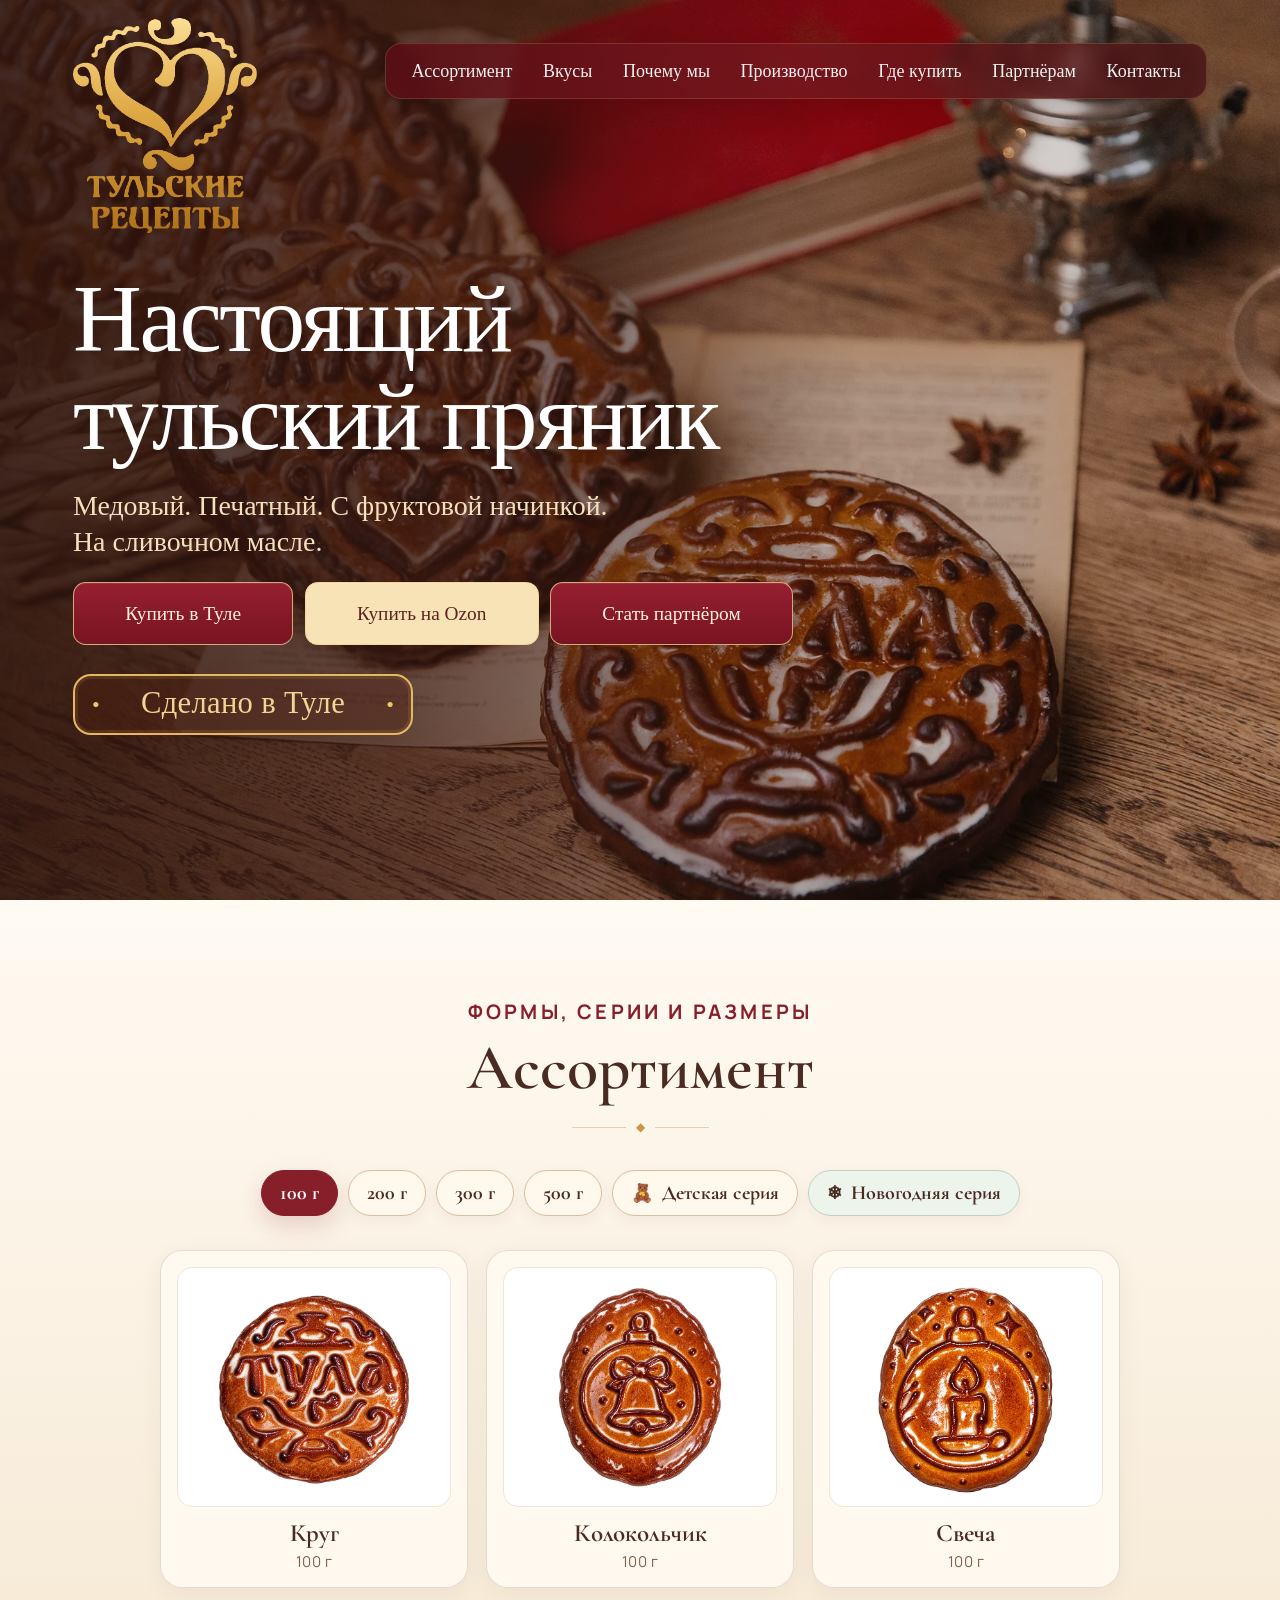
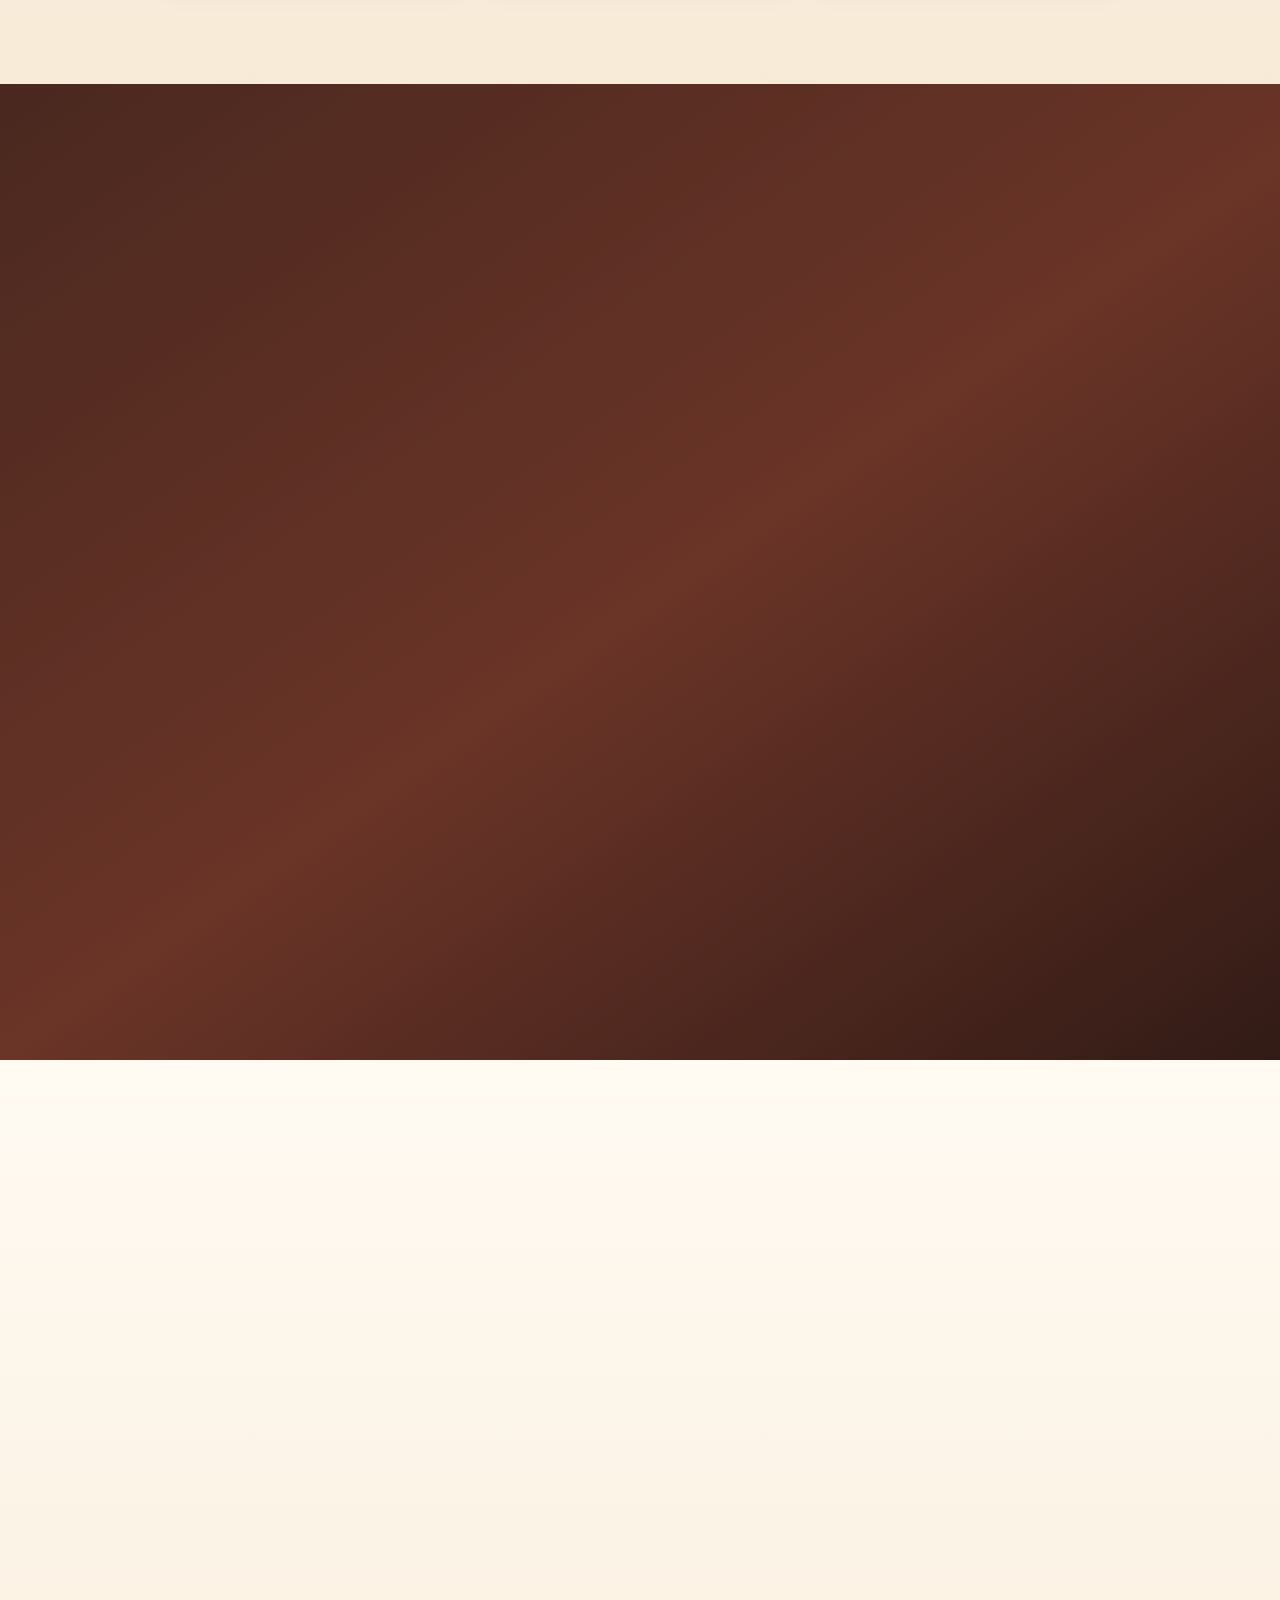
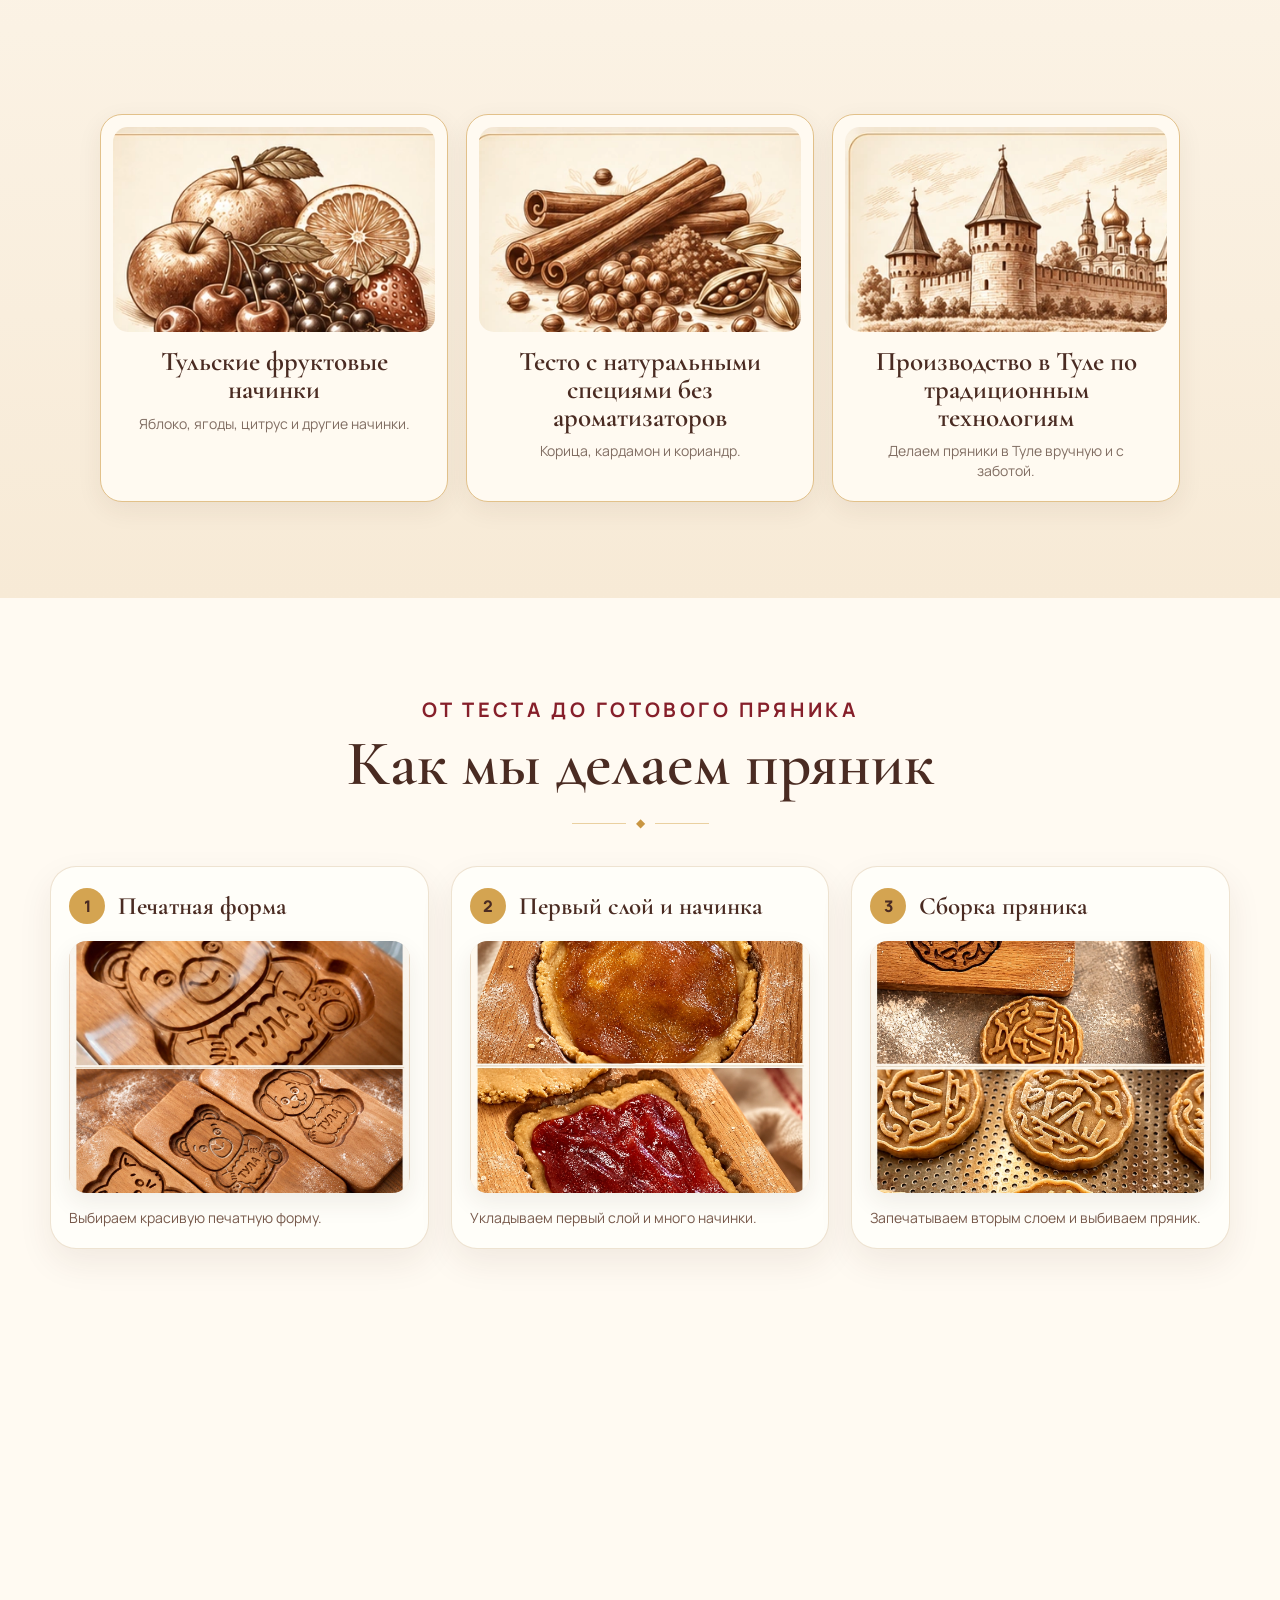
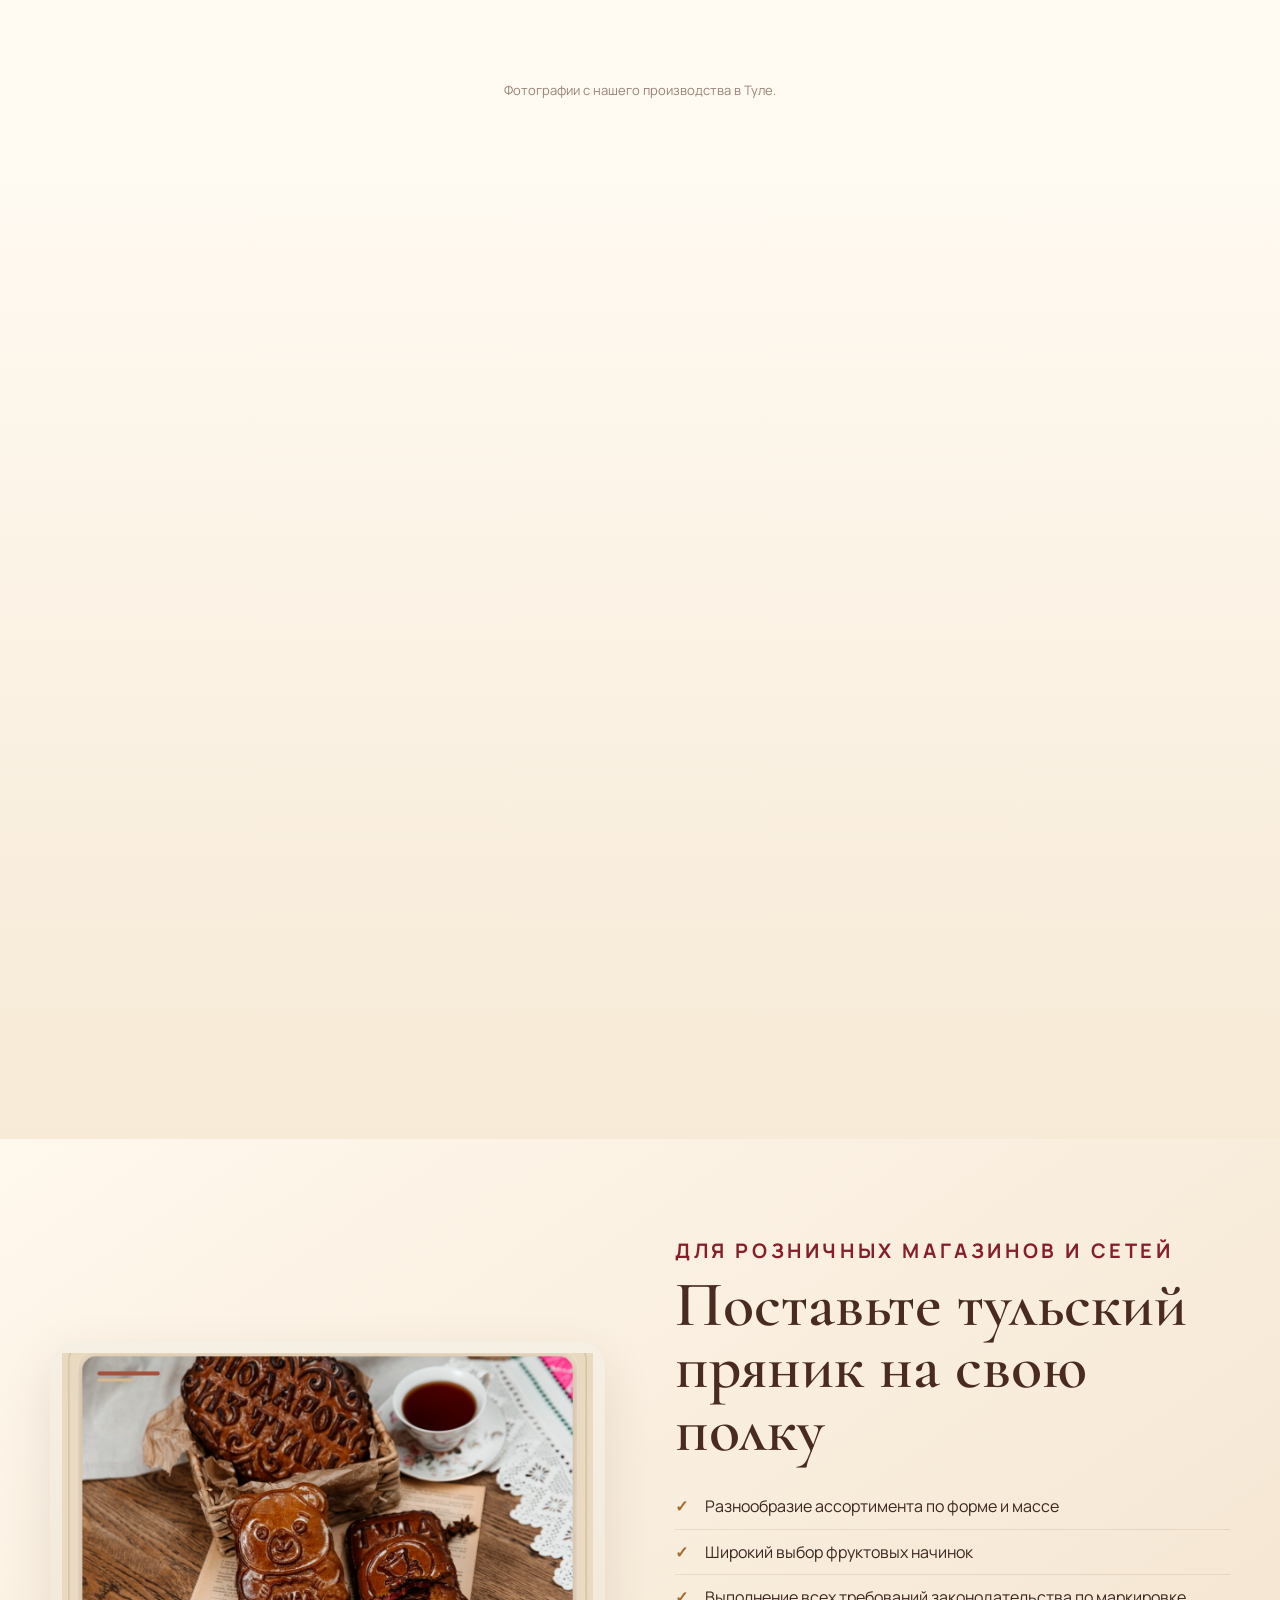
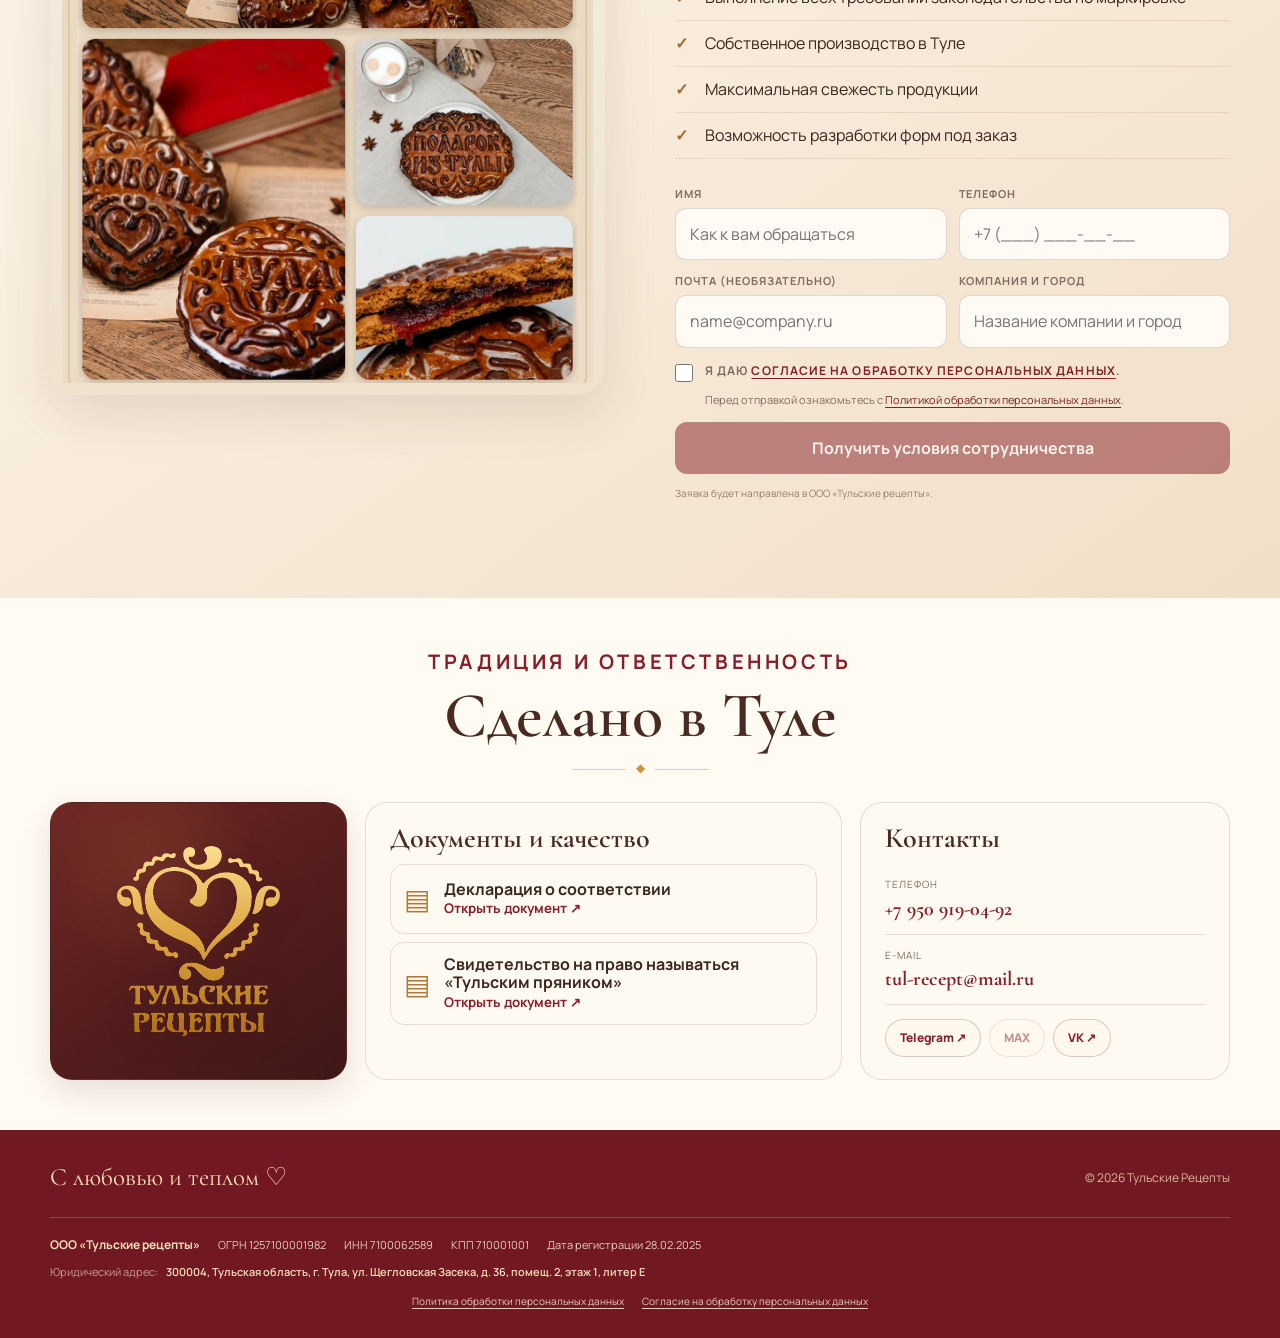
<file: index.html>
<!doctype html>
<html lang="ru">
<head>
  <meta charset="utf-8" />
  <meta name="viewport" content="width=device-width, initial-scale=1" />
  <meta name="description" content="Печатные медовые тульские пряники с фруктовыми начинками от производителя в Туле. Ассортимент 100–500 г, детская серия, где купить и условия для партнёров." />
  <meta name="theme-color" content="#7c1f28" />
  <meta name="robots" content="index,follow,max-image-preview:large" />
  <link rel="canonical" href="https://tulrecept.ru/" />
  <script type="application/ld+json">
  {
    "@context": "https://schema.org",
    "@type": "Organization",
    "name": "Тульские Рецепты",
    "legalName": "ООО «Тульские рецепты»",
    "url": "https://tulrecept.ru/",
    "logo": "https://tulrecept.ru/assets/logo-gold.png",
    "description": "Производитель печатных тульских пряников с фруктовыми начинками в Туле.",
    "telephone": "+7 950 919-04-92",
    "email": "tul-recept@mail.ru",
    "address": {
      "@type": "PostalAddress",
      "postalCode": "300004",
      "addressRegion": "Тульская область",
      "addressLocality": "Тула",
      "streetAddress": "ул. Щегловская Засека, д. 36, помещ. 2, этаж 1, литер Е",
      "addressCountry": "RU"
    },
    "sameAs": [
      "https://vk.ru/tul_recept",
      "https://ozon.ru/s/tulskie-retsepty"
    ]
  }
  </script>
  <link rel="icon" href="assets/logo-gold.png" type="image/png" />
  <meta property="og:locale" content="ru_RU" />
  <meta property="og:type" content="website" />
  <meta property="og:site_name" content="Тульские Рецепты" />
  <meta property="og:title" content="Тульские Рецепты — тульские пряники от производителя в Туле" />
  <meta property="og:description" content="Печатные медовые тульские пряники с фруктовыми начинками от производителя в Туле. Ассортимент 100–500 г, детская серия, где купить и условия для партнёров." />
  <meta property="og:url" content="https://tulrecept.ru/" />
  <meta property="og:image" content="https://tulrecept.ru/assets/1Z8A6245.webp" />
  <meta property="og:image:alt" content="Печатный тульский пряник «Тульские Рецепты»" />
  <meta name="twitter:card" content="summary_large_image" />
  <meta name="twitter:title" content="Тульские Рецепты — тульские пряники от производителя в Туле" />
  <meta name="twitter:description" content="Печатные медовые тульские пряники с фруктовыми начинками от производителя в Туле. Ассортимент 100–500 г, детская серия, где купить и условия для партнёров." />
  <meta name="twitter:image" content="https://tulrecept.ru/assets/1Z8A6245.webp" />
  <title>Тульские Рецепты — тульские пряники от производителя в Туле</title>
  <link rel="preconnect" href="https://fonts.googleapis.com">
  <link rel="preconnect" href="https://fonts.gstatic.com" crossorigin>
  <link href="https://fonts.googleapis.com/css2?family=Cormorant+Garamond:wght@500;600;700&family=Manrope:wght@400;500;600;700&display=swap" rel="stylesheet">
<link rel="stylesheet" href="styles.css" />
  <!-- Yandex.Metrika counter -->
  <script type="text/javascript">
      (function(m,e,t,r,i,k,a){
          m[i]=m[i]||function(){(m[i].a=m[i].a||[]).push(arguments)};
          m[i].l=1*new Date();
          for (var j = 0; j < document.scripts.length; j++) {if (document.scripts[j].src === r) { return; }}
          k=e.createElement(t),a=e.getElementsByTagName(t)[0],k.async=1,k.src=r,a.parentNode.insertBefore(k,a)
      })(window, document,'script','https://mc.yandex.ru/metrika/tag.js?id=114003509', 'ym');

      ym(114003509, 'init', {ssr:true, webvisor:true, clickmap:true, ecommerce:"dataLayer", referrer: document.referrer, url: location.href, accurateTrackBounce:true, trackLinks:true});
  </script>
  <!-- /Yandex.Metrika counter -->
</head>
<body id="top">
  <noscript><div><img src="https://mc.yandex.ru/watch/114003509" style="position:absolute; left:-9999px;" alt="" /></div></noscript>
  <header class="site-header">
    <div class="container nav-wrap">
      <a class="brand" href="#top" aria-label="Тульские Рецепты — на главную">
        <img class="brand-logo brand-logo-full" src="assets/logo-gold.png" alt="Тульские Рецепты">
        <img class="brand-logo-compact" src="assets/logo-gold-compact.png" alt="Тульские Рецепты">
      </a>
      <button class="menu-toggle" aria-label="Открыть меню" aria-expanded="false"><span></span><span></span></button>
      <nav class="nav" aria-label="Основная навигация">
        <a href="#assortment">Ассортимент</a>
        <a href="#flavors">Вкусы</a>
        <a href="#advantages">Почему мы</a>
        <a href="#process">Производство</a>
        <a href="#buy">Где купить</a>
        <a href="#partners">Партнёрам</a>
        <a href="#contacts">Контакты</a>
      </nav>
    </div>
  </header>

  <main>
    <section class="hero" aria-labelledby="hero-title">
      <div class="hero-media" aria-hidden="true"></div>
      <div class="hero-shade" aria-hidden="true"></div>
      <div class="container hero-content">
        <div class="hero-copy reveal">
          <h1 id="hero-title">Настоящий<br>тульский пряник</h1>
          <p class="hero-subtitle">
            <span>Медовый. Печатный. С фруктовой начинкой.</span>
            <span>На сливочном масле.</span>
          </p>
          <div class="hero-actions">
            <a class="btn hero-btn hero-btn-burgundy" href="#buy">
              <span>Купить в Туле</span>
            </a>
            <a class="btn hero-btn hero-btn-cream js-ozon" href="https://ozon.ru/s/tulskie-retsepty">
              <span>Купить на Ozon</span>
            </a>
            <a class="btn hero-btn hero-btn-burgundy" href="#partners">
              <span>Стать партнёром</span>
            </a>
          </div>
          <div class="made-tula" aria-label="Сделано в Туле"><span>Сделано в Туле</span></div>
        </div>
      </div>
    </section>

        <section class="section section-cream" id="assortment">
      <div class="container">
        <header class="section-head reveal">
          <span class="eyebrow">Формы, серии и размеры</span>
          <h2>Ассортимент</h2>
          <span class="ornament" aria-hidden="true">◆</span>
        </header>

        <div class="weight-tabs reveal" role="tablist" aria-label="Фильтр по ассортименту">
          <button class="weight-tab active" data-filter="100"><span class="tab-text">100 г</span></button>
          <button class="weight-tab" data-filter="200"><span class="tab-text">200 г</span></button>
          <button class="weight-tab" data-filter="300"><span class="tab-text">300 г</span></button>
          <button class="weight-tab" data-filter="500"><span class="tab-text">500 г</span></button>
          <button class="weight-tab special-tab special-kids" data-filter="kids"><span class="tab-icon" aria-hidden="true">🧸</span><span class="tab-text">Детская серия</span></button>
          <button class="weight-tab special-tab special-newyear" data-filter="newyear"><span class="tab-icon" aria-hidden="true">❄</span><span class="tab-text">Новогодняя серия</span></button>
        </div>

        <div class="product-grid assortment-grid" id="product-grid">
          <article class="product-card reveal" data-weight="100">
            <div class="product-photo assortment-photo"><img src="assets/assort-round-100.webp" alt="Пряник круг 100 г"></div>
            <h3>Круг</h3><p>100 г</p>
          </article>
          <article class="product-card reveal" data-weight="100">
            <div class="product-photo assortment-photo"><img src="assets/assort-bell-100.webp" alt="Пряник колокольчик 100 г"></div>
            <h3>Колокольчик</h3><p>100 г</p>
          </article>
          <article class="product-card reveal" data-weight="100">
            <div class="product-photo assortment-photo"><img src="assets/assort-candle-100.webp" alt="Пряник свеча 100 г"></div>
            <h3>Свеча</h3><p>100 г</p>
          </article>

          <article class="product-card reveal" data-weight="200" hidden>
            <div class="product-photo assortment-photo"><img src="assets/assort-tula-200.webp" alt="Пряник Тула 200 г"></div>
            <h3>Тула</h3><p>200 г</p>
          </article>
          <article class="product-card reveal" data-weight="200" hidden>
            <div class="product-photo assortment-photo"><img src="assets/assort-horseshoe-200.webp" alt="Пряник подкова 200 г"></div>
            <h3>Подкова</h3><p>200 г</p>
          </article>
          <article class="product-card reveal" data-weight="200" hidden>
            <div class="product-photo assortment-photo"><img src="assets/assort-bear-200.svg?v=20261102-1" alt="Пряник мишка 200 г"></div>
            <h3>Мишка</h3><p>200 г</p>
          </article>
          <article class="product-card reveal" data-weight="200" hidden>
            <div class="product-photo assortment-photo"><img src="assets/assort-puppy-200.webp" alt="Пряник щенок 200 г"></div>
            <h3>Щенок</h3><p>200 г</p>
          </article>
          <article class="product-card reveal" data-weight="200" hidden>
            <div class="product-photo assortment-photo"><img src="assets/assort-kitty-200.webp" alt="Пряник котёнок 200 г"></div>
            <h3>Котёнок</h3><p>200 г</p>
          </article>
          <article class="product-card reveal" data-weight="200" hidden>
            <div class="product-photo assortment-photo"><img src="assets/assort-rabbit-200.webp" alt="Пряник зайчик 200 г"></div>
            <h3>Зайчик</h3><p>200 г</p>
          </article>

          <article class="product-card reveal" data-weight="300" hidden>
            <div class="product-photo assortment-photo"><img src="assets/assort-heart-300.webp" alt="Пряник сердце 300 г"></div>
            <h3>Сердце</h3><p>300 г</p>
          </article>
          <article class="product-card reveal" data-weight="300" hidden>
            <div class="product-photo assortment-photo"><img src="assets/assort-round-300.webp" alt="Пряник круг 300 г"></div>
            <h3>Круг</h3><p>300 г</p>
          </article>
          <article class="product-card reveal" data-weight="300" hidden>
            <div class="product-photo assortment-photo"><img src="assets/assort-symbol-year-300.webp" alt="Пряник символ года 300 г"></div>
            <h3>Символ года</h3><p>300 г</p>
          </article>

          <article class="product-card reveal single-center-card" data-weight="500" hidden>
            <div class="product-photo assortment-photo"><img src="assets/assort-oval-500.webp" alt="Пряник овал 500 г"></div>
            <h3>Овал</h3><p>500 г</p>
          </article>

          <article class="product-card reveal" data-weight="kids" hidden>
            <div class="product-photo assortment-photo"><img src="assets/assort-bear-200.svg?v=20261102-1" alt="Детская серия мишка 200 г"></div>
            <h3>Мишка</h3><p>200 г</p>
          </article>
          <article class="product-card reveal" data-weight="kids" hidden>
            <div class="product-photo assortment-photo"><img src="assets/assort-puppy-200.webp" alt="Детская серия щенок 200 г"></div>
            <h3>Щенок</h3><p>200 г</p>
          </article>
          <article class="product-card reveal" data-weight="kids" hidden>
            <div class="product-photo assortment-photo"><img src="assets/assort-kitty-200.webp" alt="Детская серия котёнок 200 г"></div>
            <h3>Котёнок</h3><p>200 г</p>
          </article>
          <article class="product-card reveal" data-weight="kids" hidden>
            <div class="product-photo assortment-photo"><img src="assets/assort-rabbit-200.webp" alt="Детская серия зайчик 200 г"></div>
            <h3>Зайчик</h3><p>200 г</p>
          </article>

          <article class="product-card reveal" data-weight="newyear" hidden>
            <div class="product-photo assortment-photo"><img src="assets/assort-bell-100.webp" alt="Новогодняя серия колокольчик 100 г"></div>
            <h3>Колокольчик</h3><p>100 г</p>
          </article>
          <article class="product-card reveal" data-weight="newyear" hidden>
            <div class="product-photo assortment-photo"><img src="assets/assort-candle-100.webp" alt="Новогодняя серия свеча 100 г"></div>
            <h3>Свеча</h3><p>100 г</p>
          </article>
          <article class="product-card reveal" data-weight="newyear" hidden>
            <div class="product-photo assortment-photo"><img src="assets/assort-symbol-year-300.webp" alt="Новогодняя серия символ года 300 г"></div>
            <h3>Символ года</h3><p>300 г</p>
          </article>
        </div>
      </div>
    </section>

    <section class="section flavors-section" id="flavors">
      <div class="container flavor-layout">
        <div class="flavor-visual flavor-gallery reveal">
          <figure class="flavor-photo flavor-photo-main">
            <img src="assets/1Z8A6488.webp" alt="Крупный разлом тульского пряника с ягодной начинкой">
          </figure>
          <figure class="flavor-photo flavor-photo-secondary">
            <img src="assets/1Z8A6472.webp" alt="Тульский пряник в разломе с ягодной начинкой">
          </figure>
          <div class="flavor-badge"><span>много</span><strong>начинки</strong></div>
        </div>
        <div class="flavor-copy reveal">
          <span class="eyebrow">Самое вкусное внутри</span>
          <h2>Вкусы и начинки</h2>
          <p id="flavor-description" class="flavor-description">Густая яблочная начинка, мягкое медовое тесто и ароматные специи.</p>
          <div class="flavor-chips flavor-icon-grid" role="list" aria-label="Вкусы начинок">
            <button class="flavor-chip active" data-flavor="apple" aria-label="Яблоко"><img src="assets/flavor-apple.webp" alt="Яблоко"></button>
            <button class="flavor-chip" data-flavor="strawberry" aria-label="Клубника"><img src="assets/flavor-strawberry.webp" alt="Клубника"></button>
            <button class="flavor-chip" data-flavor="orange" aria-label="Апельсин"><img src="assets/flavor-orange.webp" alt="Апельсин"></button>
            <button class="flavor-chip" data-flavor="currant" aria-label="Смородина"><img src="assets/flavor-currant.webp" alt="Смородина"></button>
            <button class="flavor-chip" data-flavor="cherry" aria-label="Вишня"><img src="assets/flavor-cherry.webp" alt="Вишня"></button>
            <button class="flavor-chip" data-flavor="lemon" aria-label="Лимон"><img src="assets/flavor-lemon.webp" alt="Лимон"></button>
            <button class="flavor-chip" data-flavor="lingonberry" aria-label="Брусника"><img src="assets/flavor-lingonberry.webp" alt="Брусника"></button>
            <button class="flavor-chip" data-flavor="plum" aria-label="Слива"><img src="assets/flavor-plum.webp" alt="Слива"></button>
            <button class="flavor-chip" data-flavor="raspberry" aria-label="Малина"><img src="assets/flavor-raspberry.webp" alt="Малина"></button>
          </div>
          <aside class="ozon-card">
            <div class="ozon-copy">
              <p class="ozon-kicker">Готовые наборы</p>
              <span>Попробуйте разные вкусы в один клик</span>
            </div>
            <a class="btn hero-btn hero-btn-cream ozon-cta js-ozon" href="https://ozon.ru/s/tulskie-retsepty" aria-label="Перейти на Ozon"><span>Купить на Ozon</span></a>
            <small class="ozon-note">На Ozon можно выбрать комплект из нескольких пряников — удобно для подарка и знакомства с ассортиментом.</small>
          </aside>
        </div>
      </div>
    </section>

    <section class="section section-cream" id="advantages">
      <div class="container">
        <header class="section-head reveal">
          <span class="eyebrow">Главное без лишних слов</span>
          <h2>Почему выбирают нас</h2>
          <span class="ornament">◆</span>
        </header>
        <div class="advantage-grid advantage-grid-six">
          <article class="advantage-card advantage-card-visual reveal">
            <div class="advantage-image"><img src="assets/adv-board.webp" alt="Традиционная деревянная пряничная доска с медведем и пряником ТУЛА"></div>
            <h3>Традиционные деревянные доски</h3>
            <p>Формы с характерным рельефом и рисунком.</p>
          </article>
          <article class="advantage-card advantage-card-visual reveal">
            <div class="advantage-image"><img src="assets/adv-honey.webp" alt="Натуральный мёд"></div>
            <h3>Натуральный мёд из тульских пасек</h3>
            <p>Насыщенный вкус и мягкая медовая сладость.</p>
          </article>
          <article class="advantage-card advantage-card-visual reveal">
            <div class="advantage-image"><img src="assets/adv-butter.webp" alt="Сливочное масло"></div>
            <h3>Тульское сливочное масло</h3>
            <p>Настоящее сливочное масло в составе.</p>
          </article>
          <article class="advantage-card advantage-card-visual reveal">
            <div class="advantage-image"><img src="assets/adv-fruit.webp" alt="Фрукты и ягоды для начинок"></div>
            <h3>Тульские фруктовые начинки</h3>
            <p>Яблоко, ягоды, цитрус и другие начинки.</p>
          </article>
          <article class="advantage-card advantage-card-visual reveal">
            <div class="advantage-image"><img src="assets/adv-spices.webp" alt="Корица, кориандр и кардамон"></div>
            <h3>Тесто с натуральными специями без ароматизаторов</h3>
            <p>Корица, кардамон и кориандр.</p>
          </article>
          <article class="advantage-card advantage-card-visual reveal">
            <div class="advantage-image"><img src="assets/adv-tula.webp" alt="Стилизованный Тульский кремль"></div>
            <h3>Производство в Туле по традиционным технологиям</h3>
            <p>Делаем пряники в Туле вручную и с заботой.</p>
          </article>
        </div>
      </div>
    </section>

    <section class="section process-section" id="process">
      <div class="container">
        <header class="section-head reveal">
          <span class="eyebrow">От теста до готового пряника</span>
          <h2>Как мы делаем пряник</h2>
          <span class="ornament">◆</span>
        </header>

        <div class="process-line" aria-label="Этапы производства">
          <article class="process-card reveal"><div class="process-title-row"><span class="step">1</span><h3>Печатная форма</h3></div><div class="process-photo"><img src="assets/process-1.webp" alt="Деревянные печатные формы для тульских пряников"></div><p>Выбираем красивую печатную форму.</p></article>
          <article class="process-card reveal"><div class="process-title-row"><span class="step">2</span><h3>Первый слой и начинка</h3></div><div class="process-photo"><img src="assets/process-2.webp" alt="Первый слой теста и фруктовая начинка в форме"></div><p>Укладываем первый слой и много начинки.</p></article>
          <article class="process-card reveal"><div class="process-title-row"><span class="step">3</span><h3>Сборка пряника</h3></div><div class="process-photo"><img src="assets/process-3.webp" alt="Сборка и выбивание пряника из формы"></div><p>Запечатываем вторым слоем и выбиваем пряник.</p></article>
          <article class="process-card reveal"><div class="process-title-row"><span class="step">4</span><h3>Выпечка</h3></div><div class="process-photo"><img src="assets/process-4.webp" alt="Пряники выпекаются в печи"></div><p>Выпекаем пряник в печи.</p></article>
          <article class="process-card reveal"><div class="process-title-row"><span class="step">5</span><h3>Глазировка</h3></div><div class="process-photo"><img src="assets/process-5.webp" alt="Глазировка тульских пряников для сахарного узора"></div><p>Глазируем для получения сахарного узора.</p></article>
          <article class="process-card reveal"><div class="process-title-row"><span class="step">6</span><h3>Упаковка</h3></div><div class="process-photo"><img src="assets/process-6.webp" alt="Упакованный готовый тульский пряник"></div><p>Упаковываем готовый пряник.</p></article>
        </div>
        <p class="process-note">Фотографии с нашего производства в Туле.</p>
      </div>
    </section>

    <section class="section section-cream" id="buy">
      <div class="container">
        <header class="section-head reveal">
          <span class="eyebrow">Рядом с вами</span>
          <h2>Где купить</h2>
          <span class="ornament">◆</span>
        </header>

        <div class="buy-grid buy-grid-real">
          <div class="map-card real-map-card reveal" aria-label="Карта точек продаж в Туле">
            <iframe
              id="retail-map"
              class="retail-map yandex-retail-map"
              src="https://yandex.ru/map-widget/v1/?ll=37.636000,54.197000&z=12&l=map&pt=37.619284,54.196280,pm2rdl1~37.620052,54.196302,pm2rdl2~37.615846,54.199452,pm2rdl3~37.609629,54.212480,pm2rdl4~37.627970,54.225490,pm2rdl5~37.588097,54.163279,pm2rdl6~37.645041,54.200415,pm2rdl7~37.691971,54.209409,pm2rdl8"
              title="Яндекс Карта точек продаж в Туле"
              loading="lazy"
              allowfullscreen
              referrerpolicy="no-referrer-when-downgrade"></iframe>
          </div>
          <div class="store-list store-list-real reveal" aria-label="Список магазинов">
            <article class="store-item" data-store="1" tabindex="0">
              <span class="store-number">1</span>
              <div><strong>Магазин «Тульский Пряник»</strong><span>Тульский Кремль, Торговые ряды, пав. 9</span></div>
              <a href="https://yandex.ru/maps/-/CXEnzQIO" target="_blank" rel="noopener">Маршрут ↗</a>
            </article>
            <article class="store-item" data-store="2" tabindex="0">
              <span class="store-number">2</span>
              <div><strong>Магазин «Белевские Сладости»</strong><span>Тульский Кремль, Торговые ряды, пав. 19</span></div>
              <a href="https://yandex.ru/maps/-/CXEnzSO~" target="_blank" rel="noopener">Маршрут ↗</a>
            </article>
            <article class="store-item" data-store="3" tabindex="0">
              <span class="store-number">3</span>
              <div><strong>Магазин «Белевские Сладости»</strong><span>ул. Металлистов, д. 20</span></div>
              <a href="https://yandex.ru/maps/-/CXEn7MmZ" target="_blank" rel="noopener">Маршрут ↗</a>
            </article>
            <article class="store-item" data-store="4" tabindex="0">
              <span class="store-number">4</span>
              <div><strong>Магазин «Белевские Сладости»</strong><span>ул. Арсенальная, д. 2А</span></div>
              <a href="https://yandex.ru/maps/-/CXEn7O5V" target="_blank" rel="noopener">Маршрут ↗</a>
            </article>
            <article class="store-item" data-store="5" tabindex="0">
              <span class="store-number">5</span>
              <div><strong>Магазин «Белевские Сладости»</strong><span>ул. Октябрьская, д. 184</span></div>
              <a href="https://yandex.ru/maps/-/CXErAQ3g" target="_blank" rel="noopener">Маршрут ↗</a>
            </article>
            <article class="store-item" data-store="6" tabindex="0">
              <span class="store-number">6</span>
              <div><strong>Магазин «Белевские Сладости»</strong><span>ул. Академика Павлова, д. 2 («Салют»)</span></div>
              <a href="https://yandex.ru/maps/-/CXErAD3O" target="_blank" rel="noopener">Маршрут ↗</a>
            </article>
            <article class="store-item" data-store="7" tabindex="0">
              <span class="store-number">7</span>
              <div><strong>Магазин «Белевские Сладости»</strong><span>ул. Марата, д. 47/1</span></div>
              <a href="https://yandex.ru/maps/-/CXErEN00" target="_blank" rel="noopener">Маршрут ↗</a>
            </article>
            <article class="store-item" data-store="8" tabindex="0">
              <span class="store-number">8</span>
              <div><strong>Магазин «Белевские Сладости»</strong><span>ул. Вильямса, д. 32</span></div>
              <a href="https://yandex.ru/maps/-/CXErELpF" target="_blank" rel="noopener">Маршрут ↗</a>
            </article>
            <p class="placeholder-note">Список точек продаж будет пополняться.</p>
          </div>
        </div>

        <div class="choice-row reveal">
          <a class="choice-card ozon-choice js-ozon" href="https://ozon.ru/s/tulskie-retsepty" target="_blank" rel="noopener">
            <div><small>Не нашли магазин рядом?</small><h3>Купить на Ozon</h3><p>Закажите пряники с доставкой.</p></div><span class="arrow">→</span>
          </a>
          <a class="choice-card partner-choice" href="#partners">
            <div><small>Для магазинов и торговых точек</small><h3>Стать партнёром</h3><p>Добавьте наши пряники в свой ассортимент.</p></div><span class="arrow">→</span>
          </a>
        </div>
      </div>
    </section>

    <section class="section partner-section" id="partners">
      <div class="container partner-grid">
        <div class="partner-photo reveal"><img src="assets/retail-collage.webp" alt="Коллаж из интерьерных фотографий пряников Тульские Рецепты"></div>
        <div class="partner-copy reveal">
          <span class="eyebrow">Для розничных магазинов и сетей</span>
          <h2>Поставьте тульский пряник на свою полку</h2>
          <ul>
            <li>Разнообразие ассортимента по форме и массе</li>
            <li>Широкий выбор фруктовых начинок</li>
            <li>Выполнение всех требований законодательства по маркировке</li>
            <li>Собственное производство в Туле</li>
            <li>Максимальная свежесть продукции</li>
            <li>Возможность разработки форм под заказ</li>
          </ul>
          <form class="partner-form" id="partner-form" action="/form-handler.php" method="post">
            <label><span>Имя</span><input type="text" name="name" placeholder="Как к вам обращаться" autocomplete="name" maxlength="80" required></label>
            <label><span>Телефон</span><input type="tel" name="phone" id="partner-phone" placeholder="+7 (___) ___-__-__" autocomplete="tel" inputmode="numeric" maxlength="18" pattern="\+7 \(\d{3}\) \d{3}-\d{2}-\d{2}" required></label>
            <label><span>Почта (необязательно)</span><input type="email" name="email" placeholder="name@company.ru" autocomplete="email" maxlength="254"></label>
            <label><span>Компания и город</span><input type="text" name="company_city" placeholder="Название компании и город" autocomplete="organization" maxlength="200"></label>
            <input type="hidden" name="consent_version" value="2026-10-28">
            <input type="hidden" name="privacy_policy_version" value="2026-10-28">
            <input type="hidden" name="form_started" id="partner-form-started" value="">
            <label class="form-hp" aria-hidden="true">
              <span>Сайт</span>
              <input type="text" name="website" tabindex="-1" autocomplete="off">
            </label>
            <label class="privacy-consent">
              <input type="checkbox" name="personal_data_consent" id="personal-data-consent" value="1" required>
              <span>Я даю <a href="personal-data-consent.html" target="_blank" rel="noopener">согласие на обработку персональных данных</a>.</span>
            </label>
            <p class="privacy-note">Перед отправкой ознакомьтесь с <a href="privacy-policy.html" target="_blank" rel="noopener">Политикой обработки персональных данных</a>.</p>
            <button class="btn btn-primary" id="partner-submit" type="submit" disabled>Получить условия сотрудничества</button>
            <small class="form-status-note">Заявка будет направлена в ООО «Тульские рецепты».</small>
          </form>
        </div>
      </div>
    </section>

    <section class="section trust-section" id="contacts">
      <div class="container">
        <header class="section-head reveal">
          <span class="eyebrow">Традиция и ответственность</span>
          <h2>Сделано в Туле</h2>
          <span class="ornament">◆</span>
        </header>
        <div class="trust-grid">
          <div class="trust-logo-card reveal">
            <img src="assets/logo-gold.png" alt="Тульские Рецепты">
          </div>
          <div class="docs reveal">
            <h3>Документы и качество</h3>
            <a href="assets/documents/declaration-of-conformity.pdf" target="_blank" rel="noopener">
              <span class="doc-icon">▤</span>
              <span><strong>Декларация о соответствии</strong><small>Открыть документ ↗</small></span>
            </a>
            <a href="assets/documents/certificate-tula-gingerbread.pdf" target="_blank" rel="noopener">
              <span class="doc-icon">▤</span>
              <span><strong>Свидетельство на право называться «Тульским пряником»</strong><small>Открыть документ ↗</small></span>
            </a>
          </div>
          <div class="contacts reveal">
            <h3>Контакты</h3>
            <p>
              <span>Телефон</span>
              <a class="contact-link" href="tel:+79509190492">+7 950 919-04-92</a>
            </p>
            <p>
              <span>E-mail</span>
              <a class="contact-link" href="mailto:tul-recept@mail.ru">tul-recept@mail.ru</a>
            </p>
            <div class="contact-socials" aria-label="Мессенджеры и социальные сети">
              <a class="contact-social" href="https://t.me/+79509190492" target="_blank" rel="noopener">Telegram ↗</a>
              <span class="contact-social is-pending" aria-disabled="true" title="Прямая ссылка будет добавлена">MAX</span>
              <a class="contact-social" href="https://vk.ru/tul_recept" target="_blank" rel="noopener">VK ↗</a>
            </div>
          </div>
        </div>
      </div>
    </section>
  </main>

  <footer class="footer">
    <div class="container footer-wrap">
      <div class="footer-inner footer-inner-clean">
        <div class="tagline">С любовью и теплом ♡</div>
        <div class="copyright">© <span id="year"></span> Тульские Рецепты</div>
      </div>

      <div class="footer-legal" aria-label="Реквизиты компании">
        <div class="footer-legal-main">
          <strong>ООО «Тульские рецепты»</strong>
          <span>ОГРН 1257100001982</span>
          <span>ИНН 7100062589</span>
          <span>КПП 710001001</span>
          <span>Дата регистрации 28.02.2025</span>
        </div>
        <div class="footer-address">
          <span>Юридический адрес:</span>
          <strong>300004, Тульская область, г. Тула, ул. Щегловская Засека, д. 36, помещ. 2, этаж 1, литер Е</strong>
        </div>
        <div class="footer-privacy-links" aria-label="Документы по персональным данным">
          <a href="privacy-policy.html">Политика обработки персональных данных</a>
          <a href="personal-data-consent.html">Согласие на обработку персональных данных</a>
        </div>
      </div>
    </div>
  </footer>

  <div class="mobile-bar" aria-label="Быстрые действия">
    <a href="#buy">Где купить</a><a class="js-ozon" href="https://ozon.ru/s/tulskie-retsepty" target="_blank" rel="noopener">Ozon</a>
  </div>

  <div class="toast" id="toast" role="status" aria-live="polite"></div>
<script src="script.js"></script>
</body>
</html>
</file>
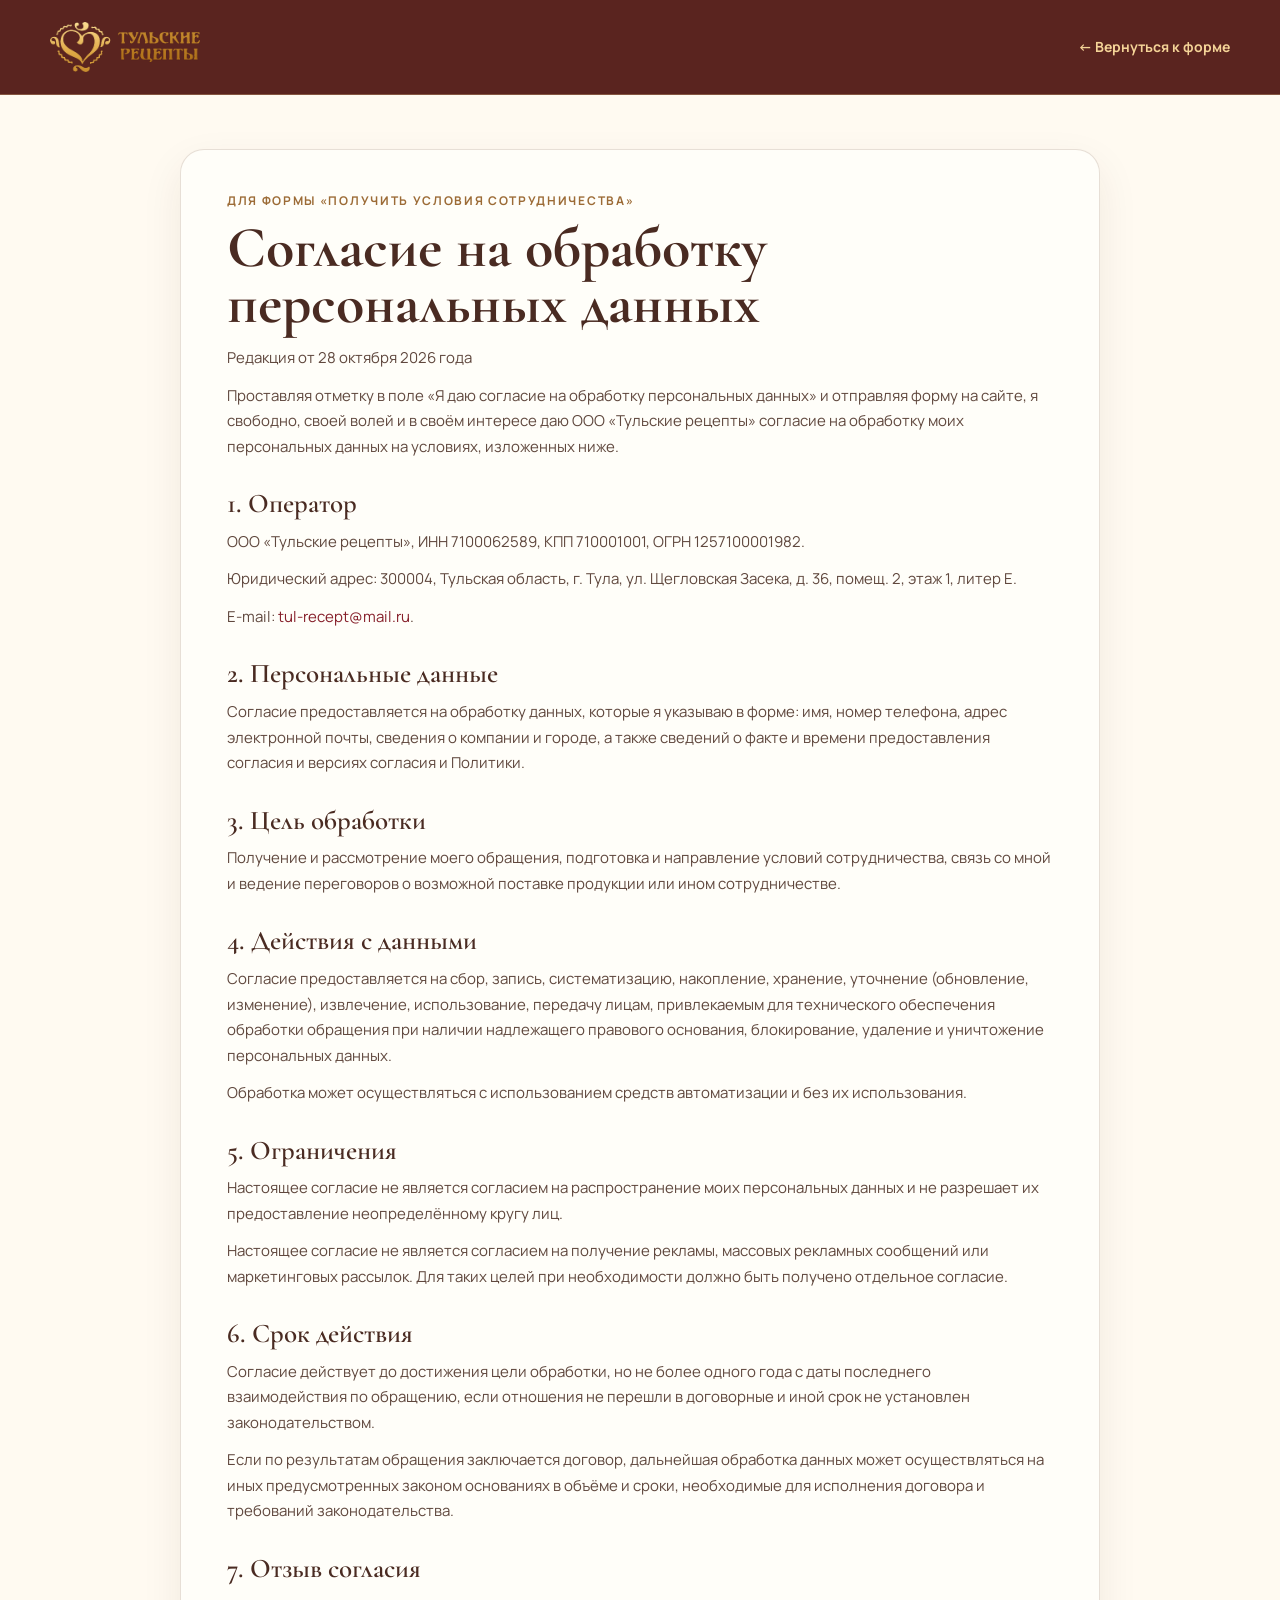
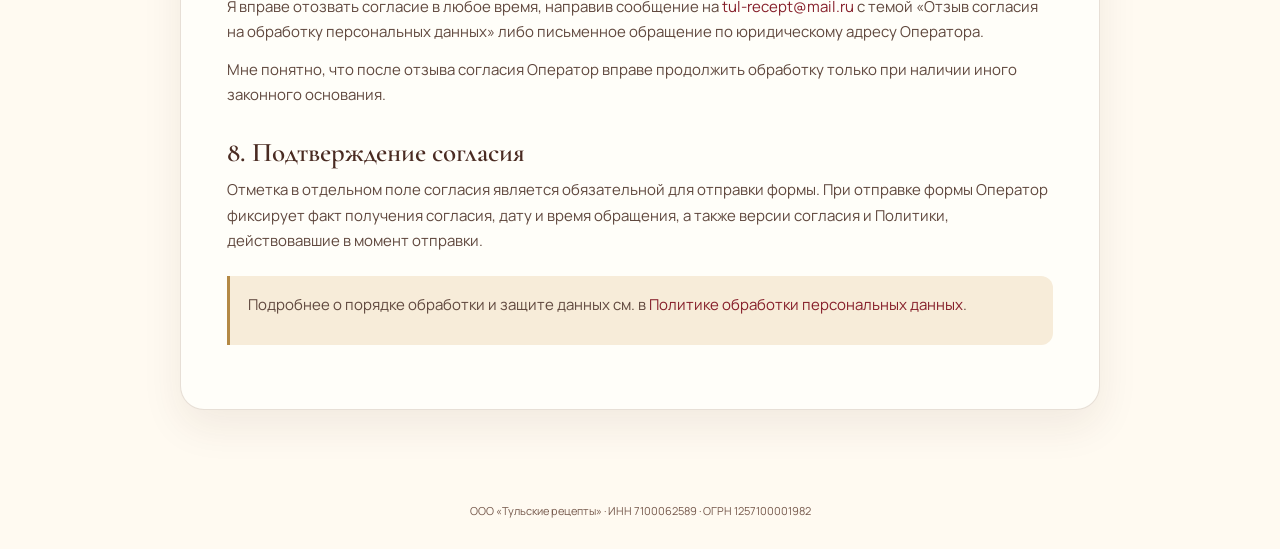
<file: personal-data-consent.html>
<!doctype html>
<html lang="ru">
<head>
  <meta charset="utf-8" />
  <meta name="viewport" content="width=device-width, initial-scale=1" />
  <meta name="robots" content="noindex,follow" />
  <meta name="description" content="Согласие на обработку персональных данных для формы сотрудничества ООО «Тульские рецепты»." />
  <meta name="theme-color" content="#5a241f" />
  <link rel="canonical" href="https://tulrecept.ru/personal-data-consent.html" />
  <link rel="icon" href="assets/logo-gold.png" type="image/png" />
  <title>Согласие на обработку персональных данных — Тульские Рецепты</title>
  <link rel="preconnect" href="https://fonts.googleapis.com">
  <link rel="preconnect" href="https://fonts.gstatic.com" crossorigin>
  <link href="https://fonts.googleapis.com/css2?family=Cormorant+Garamond:wght@500;600;700&family=Manrope:wght@400;500;600;700&display=swap" rel="stylesheet">
  <link rel="stylesheet" href="styles.css" />
  <!-- Yandex.Metrika counter -->
  <script type="text/javascript">
      (function(m,e,t,r,i,k,a){
          m[i]=m[i]||function(){(m[i].a=m[i].a||[]).push(arguments)};
          m[i].l=1*new Date();
          for (var j = 0; j < document.scripts.length; j++) {if (document.scripts[j].src === r) { return; }}
          k=e.createElement(t),a=e.getElementsByTagName(t)[0],k.async=1,k.src=r,a.parentNode.insertBefore(k,a)
      })(window, document,'script','https://mc.yandex.ru/metrika/tag.js?id=114003509', 'ym');

      ym(114003509, 'init', {ssr:true, webvisor:true, clickmap:true, ecommerce:"dataLayer", referrer: document.referrer, url: location.href, accurateTrackBounce:true, trackLinks:true});
  </script>
  <!-- /Yandex.Metrika counter -->
</head>
<body class="legal-page">
  <noscript><div><img src="https://mc.yandex.ru/watch/114003509" style="position:absolute; left:-9999px;" alt="" /></div></noscript>
  <header class="legal-header">
    <div class="container legal-header-inner">
      <a class="legal-logo" href="index.html" aria-label="Тульские Рецепты — на главную">
        <img src="assets/logo-gold-compact.png" alt="Тульские Рецепты">
      </a>
      <a class="legal-back" href="index.html#partners">← Вернуться к форме</a>
    </div>
  </header>

  <main class="legal-main">
    <div class="container">
      <article class="legal-document">
        <span class="legal-kicker">Для формы «Получить условия сотрудничества»</span>
        <h1>Согласие на обработку персональных данных</h1>
        <p class="legal-updated">Редакция от 28 октября 2026 года</p>

        <p>Проставляя отметку в поле «Я даю согласие на обработку персональных данных» и отправляя форму на сайте, я свободно, своей волей и в своём интересе даю ООО «Тульские рецепты» согласие на обработку моих персональных данных на условиях, изложенных ниже.</p>

        <h2>1. Оператор</h2>
        <p>ООО «Тульские рецепты», ИНН 7100062589, КПП 710001001, ОГРН 1257100001982.</p>
        <p>Юридический адрес: 300004, Тульская область, г. Тула, ул. Щегловская Засека, д. 36, помещ. 2, этаж 1, литер Е.</p>
        <p>E-mail: <a href="mailto:tul-recept@mail.ru">tul-recept@mail.ru</a>.</p>

        <h2>2. Персональные данные</h2>
        <p>Согласие предоставляется на обработку данных, которые я указываю в форме: имя, номер телефона, адрес электронной почты, сведения о компании и городе, а также сведений о факте и времени предоставления согласия и версиях согласия и Политики.</p>

        <h2>3. Цель обработки</h2>
        <p>Получение и рассмотрение моего обращения, подготовка и направление условий сотрудничества, связь со мной и ведение переговоров о возможной поставке продукции или ином сотрудничестве.</p>

        <h2>4. Действия с данными</h2>
        <p>Согласие предоставляется на сбор, запись, систематизацию, накопление, хранение, уточнение (обновление, изменение), извлечение, использование, передачу лицам, привлекаемым для технического обеспечения обработки обращения при наличии надлежащего правового основания, блокирование, удаление и уничтожение персональных данных.</p>
        <p>Обработка может осуществляться с использованием средств автоматизации и без их использования.</p>

        <h2>5. Ограничения</h2>
        <p>Настоящее согласие не является согласием на распространение моих персональных данных и не разрешает их предоставление неопределённому кругу лиц.</p>
        <p>Настоящее согласие не является согласием на получение рекламы, массовых рекламных сообщений или маркетинговых рассылок. Для таких целей при необходимости должно быть получено отдельное согласие.</p>

        <h2>6. Срок действия</h2>
        <p>Согласие действует до достижения цели обработки, но не более одного года с даты последнего взаимодействия по обращению, если отношения не перешли в договорные и иной срок не установлен законодательством.</p>
        <p>Если по результатам обращения заключается договор, дальнейшая обработка данных может осуществляться на иных предусмотренных законом основаниях в объёме и сроки, необходимые для исполнения договора и требований законодательства.</p>

        <h2>7. Отзыв согласия</h2>
        <p>Я вправе отозвать согласие в любое время, направив сообщение на <a href="mailto:tul-recept@mail.ru">tul-recept@mail.ru</a> с темой «Отзыв согласия на обработку персональных данных» либо письменное обращение по юридическому адресу Оператора.</p>
        <p>Мне понятно, что после отзыва согласия Оператор вправе продолжить обработку только при наличии иного законного основания.</p>

        <h2>8. Подтверждение согласия</h2>
        <p>Отметка в отдельном поле согласия является обязательной для отправки формы. При отправке формы Оператор фиксирует факт получения согласия, дату и время обращения, а также версии согласия и Политики, действовавшие в момент отправки.</p>

        <div class="legal-note">
          <p>Подробнее о порядке обработки и защите данных см. в <a href="privacy-policy.html">Политике обработки персональных данных</a>.</p>
        </div>
      </article>
    </div>
  </main>

  <footer class="legal-footer">
    <div class="container">ООО «Тульские рецепты» · ИНН 7100062589 · ОГРН 1257100001982</div>
  </footer>
</body>
</html>
</file>
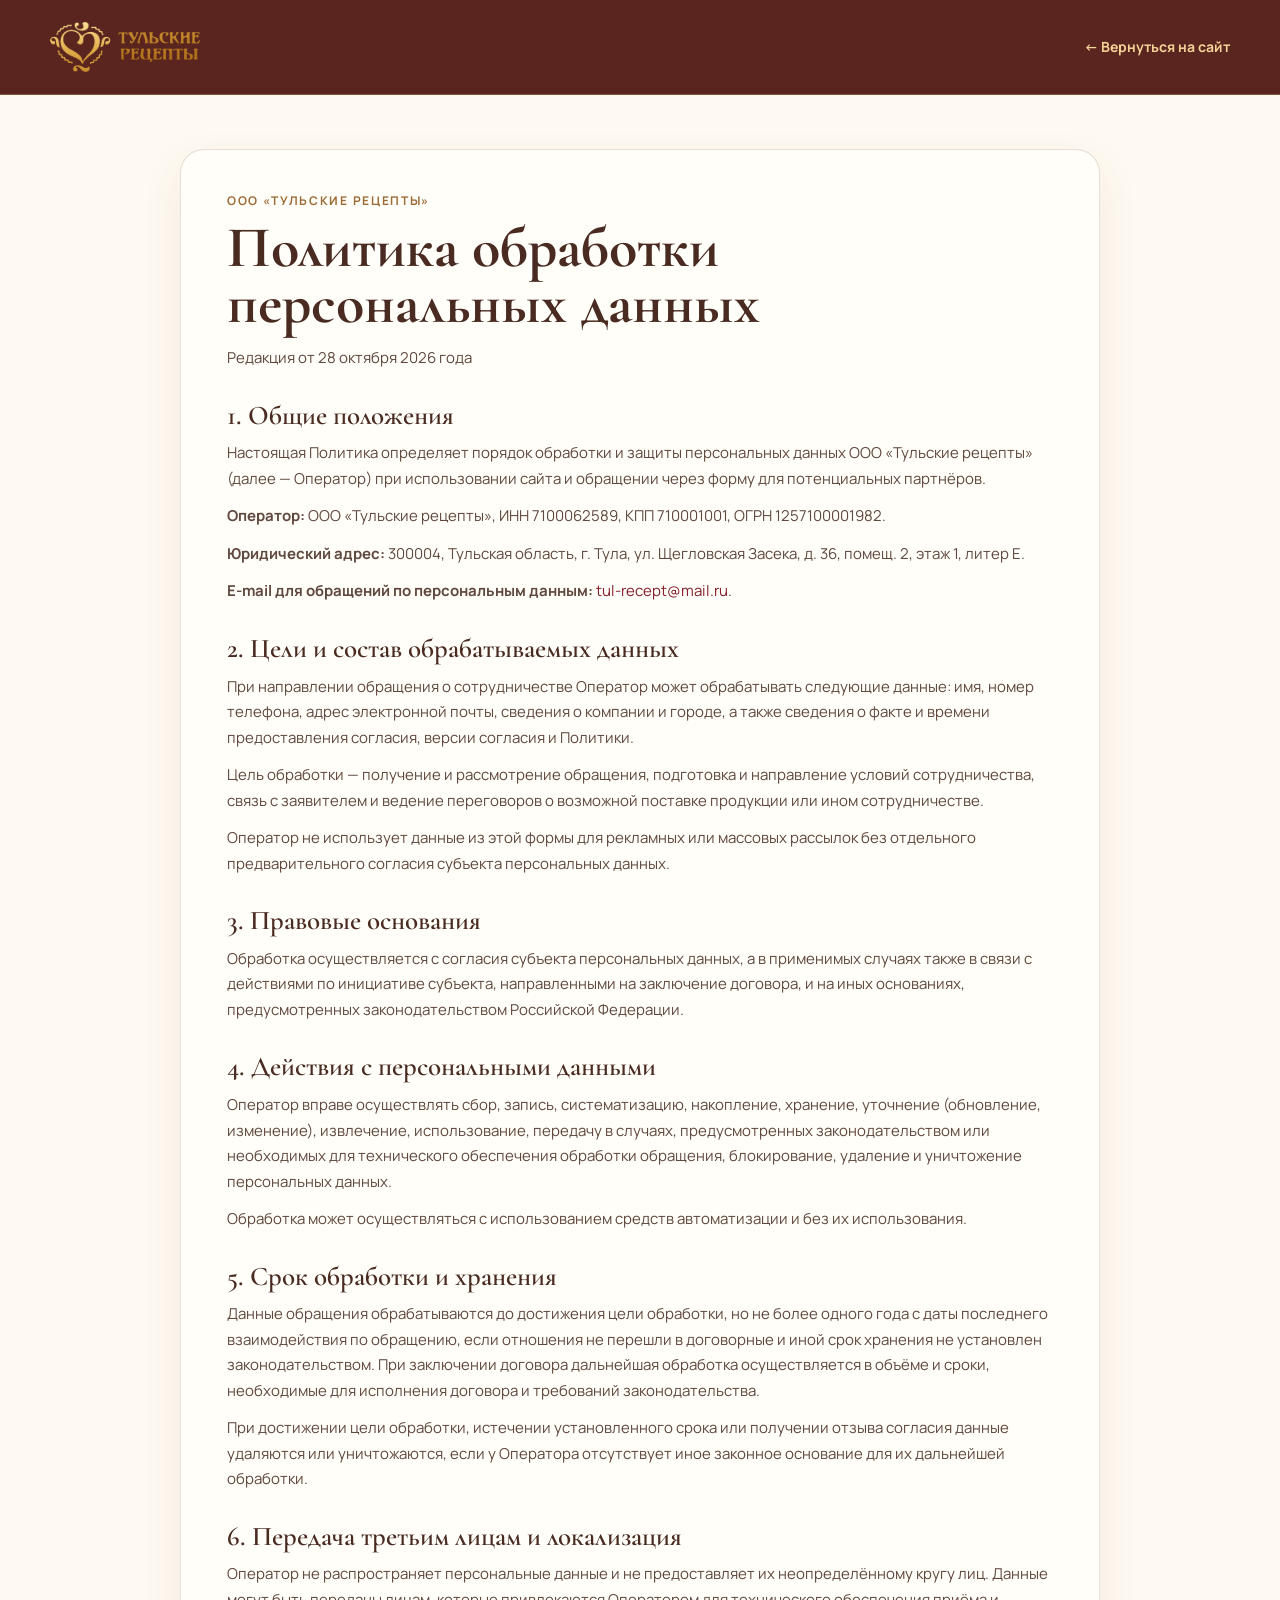
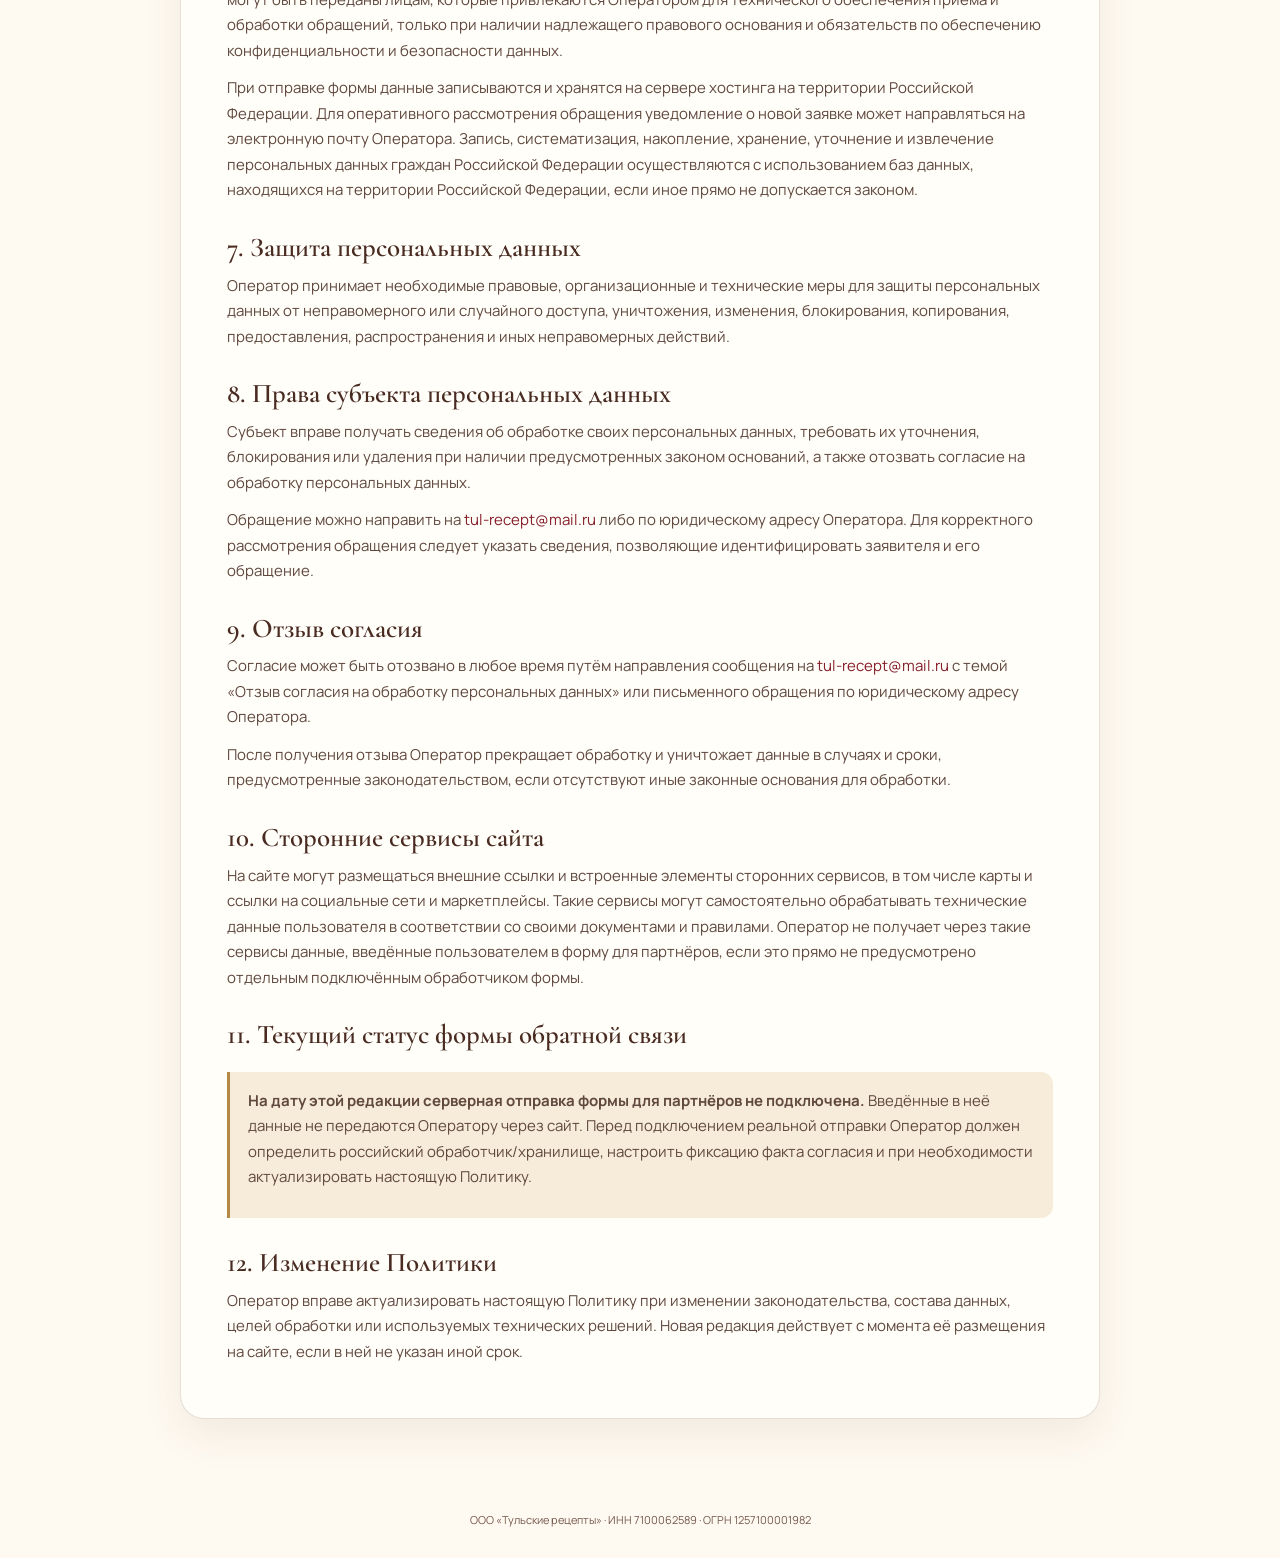
<file: privacy-policy.html>
<!doctype html>
<html lang="ru">
<head>
  <meta charset="utf-8" />
  <meta name="viewport" content="width=device-width, initial-scale=1" />
  <meta name="robots" content="noindex,follow" />
  <meta name="description" content="Политика обработки персональных данных ООО «Тульские рецепты»." />
  <meta name="theme-color" content="#5a241f" />
  <link rel="canonical" href="https://tulrecept.ru/privacy-policy.html" />
  <link rel="icon" href="assets/logo-gold.png" type="image/png" />
  <title>Политика обработки персональных данных — Тульские Рецепты</title>
  <link rel="preconnect" href="https://fonts.googleapis.com">
  <link rel="preconnect" href="https://fonts.gstatic.com" crossorigin>
  <link href="https://fonts.googleapis.com/css2?family=Cormorant+Garamond:wght@500;600;700&family=Manrope:wght@400;500;600;700&display=swap" rel="stylesheet">
  <link rel="stylesheet" href="styles.css" />
  <!-- Yandex.Metrika counter -->
  <script type="text/javascript">
      (function(m,e,t,r,i,k,a){
          m[i]=m[i]||function(){(m[i].a=m[i].a||[]).push(arguments)};
          m[i].l=1*new Date();
          for (var j = 0; j < document.scripts.length; j++) {if (document.scripts[j].src === r) { return; }}
          k=e.createElement(t),a=e.getElementsByTagName(t)[0],k.async=1,k.src=r,a.parentNode.insertBefore(k,a)
      })(window, document,'script','https://mc.yandex.ru/metrika/tag.js?id=114003509', 'ym');

      ym(114003509, 'init', {ssr:true, webvisor:true, clickmap:true, ecommerce:"dataLayer", referrer: document.referrer, url: location.href, accurateTrackBounce:true, trackLinks:true});
  </script>
  <!-- /Yandex.Metrika counter -->
</head>
<body class="legal-page">
  <noscript><div><img src="https://mc.yandex.ru/watch/114003509" style="position:absolute; left:-9999px;" alt="" /></div></noscript>
  <header class="legal-header">
    <div class="container legal-header-inner">
      <a class="legal-logo" href="index.html" aria-label="Тульские Рецепты — на главную">
        <img src="assets/logo-gold-compact.png" alt="Тульские Рецепты">
      </a>
      <a class="legal-back" href="index.html#partners">← Вернуться на сайт</a>
    </div>
  </header>

  <main class="legal-main">
    <div class="container">
      <article class="legal-document">
        <span class="legal-kicker">ООО «Тульские рецепты»</span>
        <h1>Политика обработки персональных данных</h1>
        <p class="legal-updated">Редакция от 28 октября 2026 года</p>

        <h2>1. Общие положения</h2>
        <p>Настоящая Политика определяет порядок обработки и защиты персональных данных ООО «Тульские рецепты» (далее — Оператор) при использовании сайта и обращении через форму для потенциальных партнёров.</p>
        <p><strong>Оператор:</strong> ООО «Тульские рецепты», ИНН 7100062589, КПП 710001001, ОГРН 1257100001982.</p>
        <p><strong>Юридический адрес:</strong> 300004, Тульская область, г. Тула, ул. Щегловская Засека, д. 36, помещ. 2, этаж 1, литер Е.</p>
        <p><strong>E-mail для обращений по персональным данным:</strong> <a href="mailto:tul-recept@mail.ru">tul-recept@mail.ru</a>.</p>

        <h2>2. Цели и состав обрабатываемых данных</h2>
        <p>При направлении обращения о сотрудничестве Оператор может обрабатывать следующие данные: имя, номер телефона, адрес электронной почты, сведения о компании и городе, а также сведения о факте и времени предоставления согласия, версии согласия и Политики.</p>
        <p>Цель обработки — получение и рассмотрение обращения, подготовка и направление условий сотрудничества, связь с заявителем и ведение переговоров о возможной поставке продукции или ином сотрудничестве.</p>
        <p>Оператор не использует данные из этой формы для рекламных или массовых рассылок без отдельного предварительного согласия субъекта персональных данных.</p>

        <h2>3. Правовые основания</h2>
        <p>Обработка осуществляется с согласия субъекта персональных данных, а в применимых случаях также в связи с действиями по инициативе субъекта, направленными на заключение договора, и на иных основаниях, предусмотренных законодательством Российской Федерации.</p>

        <h2>4. Действия с персональными данными</h2>
        <p>Оператор вправе осуществлять сбор, запись, систематизацию, накопление, хранение, уточнение (обновление, изменение), извлечение, использование, передачу в случаях, предусмотренных законодательством или необходимых для технического обеспечения обработки обращения, блокирование, удаление и уничтожение персональных данных.</p>
        <p>Обработка может осуществляться с использованием средств автоматизации и без их использования.</p>

        <h2>5. Срок обработки и хранения</h2>
        <p>Данные обращения обрабатываются до достижения цели обработки, но не более одного года с даты последнего взаимодействия по обращению, если отношения не перешли в договорные и иной срок хранения не установлен законодательством. При заключении договора дальнейшая обработка осуществляется в объёме и сроки, необходимые для исполнения договора и требований законодательства.</p>
        <p>При достижении цели обработки, истечении установленного срока или получении отзыва согласия данные удаляются или уничтожаются, если у Оператора отсутствует иное законное основание для их дальнейшей обработки.</p>

        <h2>6. Передача третьим лицам и локализация</h2>
        <p>Оператор не распространяет персональные данные и не предоставляет их неопределённому кругу лиц. Данные могут быть переданы лицам, которые привлекаются Оператором для технического обеспечения приёма и обработки обращений, только при наличии надлежащего правового основания и обязательств по обеспечению конфиденциальности и безопасности данных.</p>
        <p>При отправке формы данные записываются и хранятся на сервере хостинга на территории Российской Федерации. Для оперативного рассмотрения обращения уведомление о новой заявке может направляться на электронную почту Оператора. Запись, систематизация, накопление, хранение, уточнение и извлечение персональных данных граждан Российской Федерации осуществляются с использованием баз данных, находящихся на территории Российской Федерации, если иное прямо не допускается законом.</p>

        <h2>7. Защита персональных данных</h2>
        <p>Оператор принимает необходимые правовые, организационные и технические меры для защиты персональных данных от неправомерного или случайного доступа, уничтожения, изменения, блокирования, копирования, предоставления, распространения и иных неправомерных действий.</p>

        <h2>8. Права субъекта персональных данных</h2>
        <p>Субъект вправе получать сведения об обработке своих персональных данных, требовать их уточнения, блокирования или удаления при наличии предусмотренных законом оснований, а также отозвать согласие на обработку персональных данных.</p>
        <p>Обращение можно направить на <a href="mailto:tul-recept@mail.ru">tul-recept@mail.ru</a> либо по юридическому адресу Оператора. Для корректного рассмотрения обращения следует указать сведения, позволяющие идентифицировать заявителя и его обращение.</p>

        <h2>9. Отзыв согласия</h2>
        <p>Согласие может быть отозвано в любое время путём направления сообщения на <a href="mailto:tul-recept@mail.ru">tul-recept@mail.ru</a> с темой «Отзыв согласия на обработку персональных данных» или письменного обращения по юридическому адресу Оператора.</p>
        <p>После получения отзыва Оператор прекращает обработку и уничтожает данные в случаях и сроки, предусмотренные законодательством, если отсутствуют иные законные основания для обработки.</p>

        <h2>10. Сторонние сервисы сайта</h2>
        <p>На сайте могут размещаться внешние ссылки и встроенные элементы сторонних сервисов, в том числе карты и ссылки на социальные сети и маркетплейсы. Такие сервисы могут самостоятельно обрабатывать технические данные пользователя в соответствии со своими документами и правилами. Оператор не получает через такие сервисы данные, введённые пользователем в форму для партнёров, если это прямо не предусмотрено отдельным подключённым обработчиком формы.</p>

        <h2>11. Текущий статус формы обратной связи</h2>
        <div class="legal-note">
          <p><strong>На дату этой редакции серверная отправка формы для партнёров не подключена.</strong> Введённые в неё данные не передаются Оператору через сайт. Перед подключением реальной отправки Оператор должен определить российский обработчик/хранилище, настроить фиксацию факта согласия и при необходимости актуализировать настоящую Политику.</p>
        </div>

        <h2>12. Изменение Политики</h2>
        <p>Оператор вправе актуализировать настоящую Политику при изменении законодательства, состава данных, целей обработки или используемых технических решений. Новая редакция действует с момента её размещения на сайте, если в ней не указан иной срок.</p>
      </article>
    </div>
  </main>

  <footer class="legal-footer">
    <div class="container">ООО «Тульские рецепты» · ИНН 7100062589 · ОГРН 1257100001982</div>
  </footer>
</body>
</html>
</file>
<file: styles.css>
:root{
  --cream:#f5ead7;
  --milk:#fffaf1;
  --paper:#fbf3e5;
  --brown:#4a2b22;
  --brown-2:#6b3b2c;
  --burgundy:#861f2a;
  --burgundy-2:#6c1720;
  --gold:#c99642;
  --gold-soft:#ead0a0;
  --ink:#3b2720;
  --muted:#806d62;
  --line:rgba(112,70,42,.17);
  --shadow:0 18px 50px rgba(76,46,30,.12);
  --serif:"Cormorant Garamond", Georgia, serif;
  --sans:"Manrope", Arial, sans-serif;
  --radius:24px;
  --container:min(1180px, calc(100vw - 40px));
}
*{box-sizing:border-box}
html{scroll-behavior:smooth}
body{margin:0;background:var(--milk);color:var(--ink);font-family:var(--sans);font-size:16px;line-height:1.55;overflow-x:hidden}
img{display:block;max-width:100%}
a{color:inherit;text-decoration:none}
button,input{font:inherit}
button{color:inherit}
.container{width:var(--container);margin-inline:auto}
.section{padding:96px 0;position:relative;overflow:hidden}
.section-cream{background:linear-gradient(180deg,#fffaf2 0%,#f7ead6 100%)}
.eyebrow{text-transform:uppercase;letter-spacing:.18em;font-size:12px;font-weight:700;color:var(--burgundy)}
.eyebrow.light{color:#f0d6ad}
h1,h2,h3{font-family:var(--serif);margin:0;color:var(--brown);line-height:.98}
h2{font-size:clamp(44px,5vw,66px);font-weight:600}
h3{font-size:26px;font-weight:650}
.section-head{text-align:center;max-width:720px;margin:0 auto 42px}
.section-head .eyebrow{display:block;margin-bottom:8px}
.ornament{display:block;color:var(--gold);font-size:12px;margin-top:18px;position:relative}
.ornament:before,.ornament:after{content:"";display:inline-block;width:54px;height:1px;background:var(--gold-soft);vertical-align:middle;margin:0 10px}
.btn{display:inline-flex;align-items:center;justify-content:center;min-height:52px;padding:0 24px;border-radius:12px;border:1px solid transparent;font-weight:700;transition:.25s ease;cursor:pointer}
.btn:hover{transform:translateY(-2px);box-shadow:0 10px 30px rgba(72,34,24,.15)}
.btn-primary{background:var(--burgundy);color:#fff}
.btn-primary:hover{background:var(--burgundy-2)}
.btn-cream{background:#f7e6bd;color:var(--brown);border-color:#f0d4a3}
.btn-outline{border-color:rgba(134,31,42,.35);color:var(--burgundy);background:transparent}
.site-header{position:absolute;top:0;left:0;right:0;z-index:50;color:#fff;padding:20px 0;transition:.25s ease}
.site-header.scrolled{position:fixed;background:rgba(79,35,25,.93);backdrop-filter:blur(12px);box-shadow:0 10px 35px rgba(0,0,0,.16);padding:6px 0}
.nav-wrap{display:flex;align-items:flex-start;justify-content:space-between;gap:28px}
.brand{display:block;flex:0 0 auto;width:190px;margin-top:0}
.brand-logo{width:100%;height:auto;filter:drop-shadow(0 4px 10px rgba(0,0,0,.28));transition:opacity .2s ease, transform .2s ease}
.brand-logo-compact{display:none;height:54px;width:auto;max-width:none;object-fit:contain;filter:drop-shadow(0 4px 10px rgba(0,0,0,.24))}
.nav{display:flex;gap:28px;align-items:center;font-family:var(--serif);font-size:16px;font-weight:600;line-height:1;padding:18px 28px;border:1px solid rgba(245,216,170,.16);border-radius:16px;background:linear-gradient(90deg,rgba(91,14,22,.86),rgba(117,25,31,.78),rgba(72,20,21,.82));box-shadow:0 10px 28px rgba(24,7,5,.16);backdrop-filter:blur(7px);margin-top:4px}
.nav a{opacity:.94;transition:.2s;white-space:nowrap}
.nav a:hover{opacity:1;color:#f7dfb4}
.site-header.scrolled .nav-wrap{align-items:center}
.site-header.scrolled .brand{width:auto}
.site-header.scrolled .brand-logo-full{display:none}
.site-header.scrolled .brand-logo-compact{display:block}
.site-header.scrolled .nav{margin-top:0;padding:11px 24px;font-size:16px;gap:22px}

.menu-toggle{display:none;background:none;border:0;width:38px;height:38px;padding:8px}
.menu-toggle span{display:block;height:2px;background:#fff;margin:7px 0}
.hero{position:relative;min-height:770px;display:flex;align-items:center;color:#fff;background:#4f2e24}
.hero-media{position:absolute;inset:0;background:url('assets/1Z8A6245.webp') center 45% / cover no-repeat;transform:scale(1.01)}
.hero-shade{position:absolute;inset:0;background:linear-gradient(90deg,rgba(44,20,14,.88) 0%,rgba(53,22,15,.7) 34%,rgba(51,23,15,.25) 67%,rgba(43,19,12,.18) 100%)}
.hero-content{position:relative;z-index:2;padding-top:105px}
.hero-copy{max-width:760px}
.hero h1{color:#fff;font-size:clamp(62px,7.2vw,92px);font-weight:600;text-shadow:0 3px 28px rgba(0,0,0,.2);margin:10px 0 18px}
.hero-subtitle{font-family:var(--serif);font-size:28px;line-height:1.15;color:#f5dfbd;margin:0 0 24px;display:flex;flex-direction:column;gap:2px}
.hero-actions{display:flex;gap:12px;flex-wrap:wrap}
.hero-btn{min-width:190px;gap:11px;font-family:var(--serif);font-size:19px;font-weight:600;border-radius:13px;border:1px solid rgba(244,211,151,.76);box-shadow:inset 0 1px 0 rgba(255,255,255,.08)}
.hero-btn svg{width:22px;height:22px;fill:none;stroke:currentColor;stroke-width:1.65;stroke-linecap:round;stroke-linejoin:round;flex:0 0 auto}
.hero-btn-burgundy{background:linear-gradient(180deg,#961f30,#781421);color:#fff3d9}
.hero-btn-burgundy:hover{background:linear-gradient(180deg,#a72536,#801622)}
.hero-btn-cream{background:#f8e3b7;color:#5b251f;border-color:#f5d59c}
.hero-btn-cream:hover{background:#ffe9bf}
.made-tula{display:inline-flex;align-items:center;justify-content:center;min-width:340px;margin-top:30px;padding:11px 38px 13px;border:2px solid #e6b85e;border-radius:18px;color:#f3d493;background:rgba(74,29,18,.46);font-family:var(--serif);font-size:31px;line-height:1;letter-spacing:.01em;box-shadow:inset 0 0 0 3px rgba(230,184,94,.12),0 8px 24px rgba(31,11,7,.12);position:relative}
.made-tula:before,.made-tula:after{content:"•";position:absolute;top:50%;transform:translateY(-52%);color:#efc66e;font-size:22px}
.made-tula:before{left:17px}.made-tula:after{right:17px}
.weight-tabs{display:flex;justify-content:center;gap:7px;flex-wrap:wrap;margin:0 auto 30px}
.weight-tab{border:1px solid var(--line);padding:10px 22px;border-radius:12px;background:#fff8ed;cursor:pointer;font-weight:700;min-width:112px;transition:.2s}
.weight-tab:hover{border-color:#d6a85f}
.weight-tab.active{background:var(--burgundy);color:white;border-color:var(--burgundy);box-shadow:0 8px 20px rgba(134,31,42,.16)}
.weight-tab.child{background:#f3d89f}
.weight-tab.child.active{background:var(--burgundy)}
.product-grid{display:grid;grid-template-columns:repeat(3,minmax(0,1fr));gap:18px;max-width:1000px;margin:0 auto}
.product-card{background:rgba(255,250,241,.88);border:1px solid var(--line);border-radius:20px;padding:14px;text-align:center;box-shadow:0 6px 24px rgba(73,44,31,.06);transition:.25s}
.product-card:hover{transform:translateY(-4px);box-shadow:var(--shadow)}
.product-card[hidden]{display:none!important}
.product-photo{height:280px;overflow:hidden;border-radius:15px;background:#f5f1e9;display:flex;align-items:center;justify-content:center}
.product-photo img{width:100%;height:100%;object-fit:cover}
.product-photo.crop-group img{object-fit:cover;object-position:center}
.product-photo.hero-lineup img{object-fit:contain;padding:6px}
.product-card h3{font-size:27px;margin-top:14px}
.product-card p{margin:4px 0 2px;color:var(--muted);font-size:13px}
.flavors-section{background:linear-gradient(145deg,#4a281f 0%,#6a3427 52%,#321b16 100%);color:white;padding-block:110px}
.flavor-layout{display:grid;grid-template-columns:1.05fr .95fr;gap:52px;align-items:center}
.flavor-visual{position:relative;min-height:650px}
.flavor-visual img{width:100%;height:650px;object-fit:cover;border-radius:32px;box-shadow:0 24px 80px rgba(0,0,0,.28)}
.flavor-badge{position:absolute;right:-24px;bottom:44px;background:var(--gold);color:#3d2018;border-radius:50%;width:128px;height:128px;display:flex;flex-direction:column;align-items:center;justify-content:center;box-shadow:0 16px 40px rgba(0,0,0,.2);transform:rotate(-7deg)}
.flavor-badge span{font-size:14px;text-transform:uppercase;letter-spacing:.12em}
.flavor-badge strong{font-family:var(--serif);font-size:28px}
.flavor-copy h2{color:#fff;margin:8px 0 12px}
.flavor-copy .eyebrow{color:#eac382}
.flavor-description{font-family:var(--serif);font-size:24px;color:#ead9ca;max-width:540px;margin:0 0 24px}
.flavor-chips{display:grid;grid-template-columns:repeat(3,1fr);gap:9px}
.flavor-chip{border:1px solid rgba(255,255,255,.16);background:rgba(255,255,255,.08);color:white;padding:12px 13px;border-radius:999px;cursor:pointer;text-align:left;transition:.2s;white-space:nowrap}
.flavor-chip:hover,.flavor-chip.active{background:#fff4e4;color:var(--brown);border-color:#fff4e4;transform:translateY(-1px)}
.ozon-card{margin-top:26px;border-radius:18px;background:#fff9f0;color:var(--brown);display:flex;justify-content:space-between;align-items:center;padding:18px 22px;gap:20px}
.ozon-card div{display:flex;flex-direction:column}.ozon-card span{font-family:var(--serif);font-size:25px;font-weight:700}.ozon-card small{color:var(--muted)}
.ozon-word{font-weight:800;color:#2267f2;font-size:22px;letter-spacing:.08em}
.advantage-grid{display:grid;grid-template-columns:repeat(5,1fr);gap:14px}
.advantage-card{background:#fffaf1;border:1px solid var(--line);border-radius:18px;padding:24px 18px;text-align:center;min-height:230px}
.advantage-card .icon{width:56px;height:56px;border:1px solid #d2a458;border-radius:50%;display:grid;place-items:center;margin:0 auto 16px;color:#a86627;font-size:28px;font-family:var(--serif)}
.advantage-card h3{font-size:23px;margin-bottom:9px}.advantage-card p{font-size:13px;color:var(--muted);margin:0}
.process-section{background:#fffaf2}
.process-line{display:grid;grid-template-columns:repeat(6,1fr);gap:12px;position:relative}
.process-line:before{content:"";position:absolute;left:7%;right:7%;top:17px;height:1px;background:repeating-linear-gradient(90deg,#dcb36d 0 7px,transparent 7px 13px)}
.process-card{text-align:center;position:relative;z-index:2}
.step{width:36px;height:36px;display:grid;place-items:center;background:#d4a451;color:#4a2b22;border-radius:50%;font-weight:800;margin:0 auto 14px;box-shadow:0 0 0 6px #fffaf2}
.process-photo{height:180px;border-radius:16px;overflow:hidden;box-shadow:0 8px 20px rgba(68,40,25,.09);background:#ede5d8}
.process-photo img{width:100%;height:100%;object-fit:cover}
.process-card h3{font-size:24px;margin:13px 0 8px}.process-card p{font-size:12px;color:var(--muted);margin:0 5px}
.process-note{text-align:center;color:#9a8376;font-size:12px;margin:28px 0 0}
.buy-grid{display:grid;grid-template-columns:1.2fr .8fr;gap:22px;align-items:stretch}
.map-card{min-height:450px;border-radius:24px;position:relative;overflow:hidden;border:1px solid var(--line);background:
  linear-gradient(15deg,transparent 47%,rgba(186,156,119,.32) 48% 50%,transparent 51%),
  linear-gradient(105deg,transparent 45%,rgba(186,156,119,.25) 46% 49%,transparent 50%),
  linear-gradient(35deg,#e8e9d3,#f2e4ca 48%,#dfe8d7);box-shadow:var(--shadow)}
.map-card:after{content:"";position:absolute;inset:0;background:radial-gradient(circle at 20% 30%,rgba(135,169,120,.2) 0 9%,transparent 10%),radial-gradient(circle at 70% 62%,rgba(103,154,127,.17) 0 10%,transparent 11%),linear-gradient(90deg,transparent 0 22%,rgba(109,143,171,.18) 23% 24%,transparent 25% 100%);pointer-events:none}
.city-label{position:absolute;left:44%;top:44%;font-family:var(--serif);font-size:48px;color:#806653;z-index:2;text-shadow:0 2px #fff}
.pin{position:absolute;width:30px;height:30px;background:var(--burgundy);border:5px solid #fff;border-radius:50% 50% 50% 0;transform:rotate(-45deg);box-shadow:0 5px 14px rgba(70,30,20,.18);z-index:3}
.pin:after{content:"";position:absolute;width:6px;height:6px;background:#fff;border-radius:50%;top:7px;left:7px}.p1{left:21%;top:25%}.p2{left:64%;top:18%}.p3{left:38%;top:58%}.p4{left:72%;top:68%}.p5{left:15%;top:72%}
.store-list{background:#fffaf1;border:1px solid var(--line);border-radius:24px;padding:20px;box-shadow:0 10px 35px rgba(75,43,30,.08)}
.store-list article{padding:18px 6px;border-bottom:1px solid var(--line);display:grid;grid-template-columns:1fr auto;gap:3px 16px}.store-list article:last-of-type{border-bottom:0}.store-list strong{font-family:var(--serif);font-size:22px}.store-list span{color:var(--muted);font-size:13px}.store-list a{grid-row:1/3;grid-column:2;color:var(--burgundy);font-size:12px;font-weight:700;align-self:center}.placeholder-note{font-size:11px;color:#9b8476;margin:16px 5px 0}
.choice-row{display:grid;grid-template-columns:1fr 1fr;gap:18px;margin-top:20px}
.choice-card{border-radius:20px;padding:26px 28px;display:flex;align-items:center;justify-content:space-between;transition:.25s;border:1px solid var(--line);background:#fffaf1}
.choice-card:hover{transform:translateY(-3px);box-shadow:var(--shadow)}.choice-card small{text-transform:uppercase;letter-spacing:.08em;color:var(--muted);font-size:10px}.choice-card h3{font-size:32px;margin:5px 0}.choice-card p{margin:0;color:var(--muted)}.choice-card .arrow{font-size:35px;color:var(--burgundy)}
.ozon-choice{border-color:#d9b673}.partner-choice{border-color:rgba(134,31,42,.35)}
.partner-section{background:linear-gradient(145deg,#fff8ed 0%,#f1dfc8 100%)}
.partner-grid{display:grid;grid-template-columns:1fr 1fr;gap:70px;align-items:center}.partner-photo{min-height:630px;border-radius:28px;overflow:hidden;box-shadow:var(--shadow)}.partner-photo img{width:100%;height:630px;object-fit:cover}.partner-copy h2{margin:8px 0 22px}.partner-copy ul{list-style:none;padding:0;margin:0 0 26px}.partner-copy li{padding:10px 0 10px 30px;position:relative;border-bottom:1px solid rgba(95,55,37,.1)}.partner-copy li:before{content:"✓";position:absolute;left:0;color:#a66a2e;font-weight:800}
.partner-form{display:grid;grid-template-columns:1fr 1fr;gap:12px}.partner-form label{display:flex;flex-direction:column;gap:6px}.partner-form label:nth-child(3){grid-column:1/3}.partner-form span{font-size:11px;font-weight:700;text-transform:uppercase;letter-spacing:.09em;color:var(--muted)}.partner-form input{width:100%;border:1px solid rgba(103,59,42,.18);background:#fffaf3;border-radius:11px;padding:13px 14px;outline:none}.partner-form input:focus{border-color:#bb8641;box-shadow:0 0 0 3px rgba(187,134,65,.12)}.partner-form .btn{grid-column:1/3}.partner-form small{grid-column:1/3;color:#957d70;font-size:10px}
.trust-section{background:#fffaf2}.trust-grid{display:grid;grid-template-columns:.8fr 1fr 1fr;gap:20px;align-items:stretch}.trust-photo,.docs,.contacts{border:1px solid var(--line);border-radius:22px;background:#fffaf1;overflow:hidden}.trust-photo img{width:100%;height:100%;min-height:350px;object-fit:cover}.docs,.contacts{padding:28px}.docs h3,.contacts h3{font-size:31px;margin-bottom:18px}.docs a{display:flex;gap:14px;align-items:center;padding:15px;border:1px solid var(--line);border-radius:14px;margin-top:10px}.docs a:hover{border-color:#c69448}.doc-icon{font-size:32px;color:#b37932}.docs a span:last-child{display:flex;flex-direction:column}.docs small{color:var(--muted)}.contacts p{display:flex;flex-direction:column;border-bottom:1px solid var(--line);padding:12px 0;margin:0}.contacts p span{font-size:10px;text-transform:uppercase;letter-spacing:.1em;color:var(--muted)}.contacts p strong{font-size:15px}.footer-actions{display:flex;gap:9px;margin-top:20px}
.footer{background:#711823;color:#f7dfb8;padding:30px 0 34px}.footer-inner{display:flex;align-items:center;justify-content:space-between;gap:25px}.footer-brand{color:#f3d8ad}.tagline{font-family:var(--serif);font-size:25px}.copyright{font-size:12px;opacity:.8}
.mobile-bar{display:none}
.toast{position:fixed;left:50%;bottom:25px;transform:translate(-50%,20px);background:#3c251e;color:white;padding:12px 18px;border-radius:11px;opacity:0;pointer-events:none;transition:.25s;z-index:100;font-size:13px;box-shadow:0 10px 30px rgba(0,0,0,.2)}.toast.show{opacity:1;transform:translate(-50%,0)}
.reveal{opacity:0;transform:translateY(18px);transition:opacity .6s ease,transform .6s ease}.reveal.visible{opacity:1;transform:none}
@media (max-width:1020px){
  .brand{width:145px}.nav{gap:15px;font-size:14px;padding:15px 18px}.hero{min-height:700px}.advantage-grid{grid-template-columns:repeat(3,1fr)}.process-line{grid-template-columns:repeat(3,1fr);gap:28px 15px}.process-line:before{display:none}.buy-grid,.partner-grid{grid-template-columns:1fr}.partner-photo{min-height:460px}.partner-photo img{height:460px}.trust-grid{grid-template-columns:1fr 1fr}.trust-photo{grid-row:span 2}.flavor-layout{grid-template-columns:1fr}.flavor-visual{min-height:520px}.flavor-visual img{height:520px}.flavor-copy{max-width:720px}
}
@media (max-width:760px){
  :root{--container:min(100% - 28px,680px);--radius:18px}.section{padding:68px 0}h2{font-size:45px}.site-header{padding:14px 0}.brand{width:88px}.site-header.scrolled .brand{width:132px}.menu-toggle{display:block}.nav{position:absolute;top:62px;right:14px;left:14px;display:none;flex-direction:column;align-items:stretch;background:rgba(76,34,25,.97);padding:18px;border-radius:16px;box-shadow:0 18px 45px rgba(0,0,0,.22)}.nav.open{display:flex}.nav a{padding:8px}.hero{min-height:760px;align-items:flex-end;padding-bottom:72px}.hero-media{background-image:url('assets/1Z8A6398.webp');background-position:center 35%}.hero-shade{background:linear-gradient(180deg,rgba(43,21,16,.18) 0%,rgba(43,21,16,.3) 38%,rgba(43,21,16,.93) 82%,rgba(43,21,16,.97) 100%)}.hero-content{padding-top:130px}.hero h1{font-size:54px}.hero-subtitle{font-size:22px}.hero-btn{min-width:0;font-size:16px;padding:0 16px}.made-tula{min-width:0;font-size:25px;padding:10px 34px 12px;margin-top:22px}.product-grid{grid-template-columns:1fr 1fr}.product-photo{height:200px}.flavor-visual img{height:460px}.flavor-visual{min-height:460px}.flavor-badge{width:98px;height:98px;right:8px;bottom:12px}.flavor-badge strong{font-size:22px}.flavor-chips{grid-template-columns:1fr 1fr}.flavor-chip{padding:11px}.advantage-grid{grid-template-columns:1fr 1fr}.process-line{grid-template-columns:1fr 1fr}.process-photo{height:190px}.buy-grid{grid-template-columns:1fr}.map-card{min-height:380px}.choice-row{grid-template-columns:1fr}.partner-grid{gap:35px}.partner-photo{min-height:360px}.partner-photo img{height:360px}.partner-form{grid-template-columns:1fr}.partner-form label:nth-child(3),.partner-form .btn,.partner-form small{grid-column:1}.trust-grid{grid-template-columns:1fr}.trust-photo{grid-row:auto}.trust-photo img{max-height:420px}.footer-inner{flex-direction:column;text-align:center}.mobile-bar{display:grid;grid-template-columns:1fr 1fr;position:fixed;bottom:0;left:0;right:0;z-index:80;background:#fff8ed;border-top:1px solid var(--line);padding:8px max(12px,env(safe-area-inset-left));gap:8px}.mobile-bar a{display:flex;align-items:center;justify-content:center;border-radius:10px;padding:11px;font-weight:800;font-size:13px}.mobile-bar a:first-child{background:#efe1cd;color:var(--brown)}.mobile-bar a:last-child{background:var(--burgundy);color:white}.footer{padding-bottom:92px}
}
@media (max-width:470px){
  .hero-actions{display:grid;grid-template-columns:1fr}.hero-actions .btn{padding:0 12px}.made-tula{width:100%;font-size:23px}.weight-tabs{display:grid;grid-template-columns:repeat(2,1fr)}.weight-tab{min-width:0}.weight-tab.child{grid-column:1/3}.product-grid{grid-template-columns:1fr}.product-photo{height:270px}.flavor-chips{grid-template-columns:1fr 1fr}.advantage-grid{grid-template-columns:1fr}.process-line{grid-template-columns:1fr}.process-card{display:grid;grid-template-columns:42px 112px 1fr;gap:0 12px;text-align:left;align-items:center}.step{grid-column:1;grid-row:1/3;margin:0}.process-photo{grid-column:2;grid-row:1/3;height:112px}.process-card h3{grid-column:3;margin:0 0 5px}.process-card p{grid-column:3;margin:0}.flavor-visual img{height:400px}.flavor-visual{min-height:400px}.choice-card{padding:22px}.choice-card h3{font-size:28px}
}
@media (prefers-reduced-motion:reduce){*{scroll-behavior:auto!important}.reveal{opacity:1;transform:none;transition:none}.btn,.product-card,.choice-card{transition:none}}

/* =========================================================
   FRAME 1 — HERO / HEADER, approved visual alignment (V2.2)
   These overrides intentionally affect only the first frame.
   ========================================================= */

/* Stable, browser-independent typography for frame 1. */
.site-header,
.hero,
.site-header .nav,
.hero h1,
.hero-subtitle,
.hero-btn,
.made-tula{
  font-family: Georgia, "Times New Roman", serif;
}

@media (min-width:1181px){
  /* Frame 1 scales with viewport height so 100% browser zoom keeps the whole hero visible. */
  .site-header .nav-wrap,
  .hero .hero-content{
    width:88.6vw;
    max-width:1680px;
    margin-inline:auto;
  }

  .site-header{padding:clamp(16px,2vh,20px) 0 0}
  .nav-wrap{gap:clamp(32px,4vh,40px);align-items:flex-start}
  .brand{width:clamp(164px,20.5vh,205px);margin-top:0}

  .nav{
    margin-top:clamp(22px,2.8vh,28px);
    gap:clamp(27px,3.4vh,34px);
    padding:clamp(16px,2vh,20px) clamp(22px,2.8vh,28px);
    border-radius:clamp(15px,1.8vh,18px);
    font-size:clamp(16px,2vh,20px);
    font-weight:400;
    line-height:1;
    flex:0 0 auto;
  }

  .hero{
    display:block;
    min-height:680px;
    height:100svh;
    max-height:1020px;
  }

  .hero-content{
    position:relative;
    z-index:2;
    padding-top:clamp(215px,30vh,315px);
  }

  .hero-copy{max-width:clamp(736px,92vh,920px)}

  .hero h1{
    font-size:clamp(74px,10.6vh,106px);
    line-height:1.03;
    font-weight:400;
    letter-spacing:-.025em;
    margin:0 0 clamp(19px,2.4vh,24px);
  }

  .hero-subtitle{
    font-size:clamp(24px,3.1vh,31px);
    line-height:1.28;
    font-weight:400;
    gap:0;
    margin:0 0 clamp(20px,2.5vh,25px);
  }

  .hero-actions{
    gap:clamp(10px,1.25vh,12px);
    flex-wrap:nowrap;
  }

  .hero-btn{
    min-width:0;
    min-height:clamp(56px,7vh,70px);
    padding:0 clamp(19px,2.4vh,24px);
    font-size:clamp(16px,2vh,20px);
    font-weight:400;
    border-radius:clamp(11px,1.4vh,14px);
    white-space:nowrap;
  }
  .hero-actions .hero-btn:nth-child(1){width:clamp(196px,24.5vh,245px)}
  .hero-actions .hero-btn:nth-child(2){width:clamp(208px,26vh,260px)}
  .hero-actions .hero-btn:nth-child(3){width:clamp(216px,27vh,270px)}
  .hero-btn svg{width:clamp(20px,2.5vh,25px);height:clamp(20px,2.5vh,25px)}

  .made-tula{
    min-width:clamp(302px,37.8vh,378px);
    margin-top:clamp(26px,3.2vh,32px);
    padding:clamp(11px,1.4vh,14px) clamp(34px,4.2vh,42px) clamp(13px,1.6vh,16px);
    border-radius:clamp(16px,2vh,20px);
    font-size:clamp(27px,3.4vh,34px);
    font-weight:400;
  }

  .site-header.scrolled{padding:10px 0}
  .site-header.scrolled .brand{width:162px}
  .site-header.scrolled .nav{margin-top:0;padding-block:13px;font-size:17px;gap:24px}
}

/* Mid-size desktop / laptop: prevent header collision without changing the frame concept. */
@media (min-width:981px) and (max-width:1180px){
  .site-header .nav-wrap,
  .hero .hero-content{
    width:calc(100vw - 64px);
    max-width:none;
    margin-inline:auto;
  }
  .site-header{padding-top:18px}
  .brand{width:160px}
  .nav{
    margin-top:18px;
    gap:14px;
    padding:16px 18px;
    font-size:15px;
    font-weight:400;
  }
  .hero{min-height:760px;height:100svh;max-height:900px;display:block}
  .hero-content{padding-top:235px}
  .hero-copy{max-width:800px}
  .hero h1{font-size:76px;line-height:1.03;font-weight:400;letter-spacing:-.02em;margin-bottom:20px}
  .hero-subtitle{font-size:25px;line-height:1.28;margin-bottom:22px;gap:0}
  .hero-actions{flex-wrap:nowrap;gap:10px}
  .hero-btn{min-height:60px;min-width:0;padding:0 18px;font-size:17px;font-weight:400;white-space:nowrap}
  .made-tula{min-width:320px;font-size:29px;margin-top:26px}
}

/* Switch to the existing hamburger menu before the desktop navigation can collide. */
@media (max-width:980px){
  .site-header .nav-wrap,
  .hero .hero-content{
    width:calc(100vw - 36px);
    max-width:none;
    margin-inline:auto;
  }
  .site-header{padding:14px 0}
  .brand{width:118px}
  .menu-toggle{display:block;margin-left:auto;margin-top:10px}
  .nav{
    position:absolute;
    top:92px;
    right:18px;
    left:18px;
    display:none;
    flex-direction:column;
    align-items:stretch;
    gap:8px;
    background:rgba(76,34,25,.97);
    padding:18px;
    border-radius:16px;
    box-shadow:0 18px 45px rgba(0,0,0,.22);
    margin-top:0;
    font-size:18px;
  }
  .nav.open{display:flex}
  .nav a{padding:8px 10px}
  .hero h1{font-family:Georgia,"Times New Roman",serif}
  .hero-subtitle,.hero-btn,.made-tula{font-family:Georgia,"Times New Roman",serif}
}


/* =========================================================
   FRAME 1 — final CTA cleanup (V2.4)
   Only requested changes:
   - no icons in the three hero CTA buttons
   - CTA text +1pt
   - button geometry unchanged
   ========================================================= */
.hero-actions .hero-btn{gap:0}

@media (min-width:1181px){
  .hero-actions .hero-btn{
    font-size:calc(clamp(16px,2vh,20px) + 1pt);
  }
}

@media (min-width:981px) and (max-width:1180px){
  .hero-actions .hero-btn{
    font-size:calc(17px + 1pt);
  }
}

@media (min-width:761px) and (max-width:980px){
  .hero-actions .hero-btn{
    font-size:calc(19px + 1pt);
  }
}

@media (max-width:760px){
  .hero-actions .hero-btn{
    font-size:calc(16px + 1pt);
  }
}


/* =========================================================
   FRAME 2 — assortment refresh (V2.5)
   Changes only for the assortment frame.
   ========================================================= */
#assortment .section-head{margin-bottom:34px}
#assortment .eyebrow{display:block;margin-bottom:10px;font-size:20px;letter-spacing:.16em;color:var(--burgundy)}
#assortment .weight-tabs{display:flex;justify-content:center;align-items:center;gap:10px;flex-wrap:wrap;max-width:1080px;margin:0 auto 34px}
#assortment .weight-tab{min-width:0;padding:12px 18px;border-radius:999px;border:1px solid #d8bfa0;background:#fff8ed;box-shadow:0 5px 16px rgba(73,44,31,.05);display:inline-flex;align-items:center;gap:9px;font-family:'Cormorant Garamond',serif;font-size:20px;font-weight:700;line-height:1;color:var(--brown)}
#assortment .weight-tab .tab-icon{font-size:18px;line-height:1}
#assortment .weight-tab:hover{border-color:#c99553;transform:translateY(-1px)}
#assortment .weight-tab.active{background:var(--burgundy);border-color:var(--burgundy);color:#fff;box-shadow:0 10px 24px rgba(134,31,42,.18)}
#assortment .weight-tab.special-newyear{background:#edf4ec;border-color:#bfd2bf}
#assortment .weight-tab.special-kids.active,#assortment .weight-tab.special-newyear.active{background:var(--burgundy);border-color:var(--burgundy);color:#fff}
#assortment .product-grid.assortment-grid{grid-template-columns:repeat(3,minmax(0,1fr));gap:18px;max-width:960px}
#assortment .product-card{padding:16px 16px 14px;border-radius:22px;background:rgba(255,250,241,.92)}
#assortment .product-card:hover{transform:translateY(-3px);box-shadow:0 14px 30px rgba(73,44,31,.12)}
#assortment .assortment-photo{height:240px;background:#fff;border:1px solid #efe5d7;padding:10px}
#assortment .assortment-photo img{width:100%;height:100%;object-fit:contain}
#assortment .product-card h3{font-size:25px;margin-top:14px;margin-bottom:4px}
#assortment .product-card p{font-size:15px;letter-spacing:.04em;text-transform:none;color:#81614d;margin:0}

@media (max-width:980px){
  #assortment .weight-tab{font-size:18px;padding:11px 15px}
  #assortment .product-grid.assortment-grid{grid-template-columns:repeat(2,minmax(0,1fr))}
}
@media (max-width:760px){
  #assortment .weight-tabs{display:grid;grid-template-columns:repeat(2,minmax(0,1fr));gap:10px}
  #assortment .weight-tab{justify-content:center;font-size:17px;padding:10px 12px}
  #assortment .weight-tab.special-kids,#assortment .weight-tab.special-newyear{grid-column:1/3}
  #assortment .product-grid.assortment-grid{grid-template-columns:1fr}
  #assortment .assortment-photo{height:270px}
}


/* V2.12 — center single 500 g card */
#assortment .product-card.single-center-card{grid-column:2 / 3}
@media (max-width:980px){
  #assortment .product-card.single-center-card{grid-column:auto}
}


/* V2.15 compact sticky header logo */
@media (max-width: 980px){
  .site-header.scrolled{padding:5px 0}
  .site-header.scrolled .brand-logo-compact{height:44px;width:auto}
}
@media (max-width: 640px){
  .site-header.scrolled .brand-logo-compact{height:38px;width:auto}
}

@media (max-width:640px){.site-header.scrolled .brand{width:114px}}


/* =========================================================
   FRAME 3 — static two-photo break composition (V2.20)
   Taste buttons change text only.
   ========================================================= */
#flavors .flavor-gallery{
  min-height:650px;
  display:grid;
  grid-template-columns:1.06fr .94fr;
  gap:16px;
  align-items:stretch;
  position:relative;
}
#flavors .flavor-photo{
  margin:0;
  overflow:hidden;
  border-radius:28px;
  box-shadow:0 24px 70px rgba(0,0,0,.24);
  background:#2f1915;
}
#flavors .flavor-photo img{
  width:100%;
  height:100%;
  object-fit:cover;
  display:block;
  border-radius:0;
  box-shadow:none;
}
#flavors .flavor-photo-main{
  height:650px;
}
#flavors .flavor-photo-main img{
  object-position:center 64%;
}
#flavors .flavor-photo-secondary{
  height:570px;
  align-self:center;
}
#flavors .flavor-photo-secondary img{
  object-position:center 53%;
}
#flavors .flavor-gallery .flavor-badge{
  right:-22px;
  bottom:42px;
  z-index:3;
}

@media (max-width:1180px){
  #flavors .flavor-gallery{
    min-height:520px;
  }
  #flavors .flavor-photo-main{height:520px}
  #flavors .flavor-photo-secondary{height:460px}
}

@media (max-width:980px){
  #flavors .flavor-gallery{
    min-height:0;
    grid-template-columns:1.08fr .92fr;
    gap:14px;
  }
  #flavors .flavor-photo-main{height:500px}
  #flavors .flavor-photo-secondary{height:440px}
}

@media (max-width:640px){
  #flavors .flavor-gallery{
    grid-template-columns:1fr 1fr;
    gap:9px;
  }
  #flavors .flavor-photo{
    border-radius:18px;
  }
  #flavors .flavor-photo-main,
  #flavors .flavor-photo-secondary{
    height:330px;
  }
  #flavors .flavor-gallery .flavor-badge{
    width:82px;
    height:82px;
    right:8px;
    bottom:8px;
  }
  #flavors .flavor-gallery .flavor-badge span{font-size:10px}
  #flavors .flavor-gallery .flavor-badge strong{font-size:18px}
}


/* =========================================================
   FRAME 3 — Ozon flavor icons in larger taste buttons (V2.21)
   ========================================================= */
#flavors .flavor-icon-grid{
  grid-template-columns:repeat(3,minmax(0,1fr));
  gap:11px;
}
#flavors .flavor-icon-grid .flavor-chip{
  height:116px;
  padding:7px;
  border-radius:20px;
  background:#fff;
  border:2px solid rgba(255,255,255,.24);
  overflow:hidden;
  display:flex;
  align-items:center;
  justify-content:center;
  box-shadow:0 8px 22px rgba(0,0,0,.10);
}
#flavors .flavor-icon-grid .flavor-chip img{
  width:100%;
  height:100%;
  object-fit:contain;
  border-radius:13px;
  box-shadow:none;
  transition:transform .2s ease;
}
#flavors .flavor-icon-grid .flavor-chip:hover{
  background:#fff;
  border-color:#e7bd71;
  transform:translateY(-2px);
  box-shadow:0 12px 28px rgba(0,0,0,.17);
}
#flavors .flavor-icon-grid .flavor-chip:hover img{
  transform:scale(1.025);
}
#flavors .flavor-icon-grid .flavor-chip.active{
  background:#fff;
  border-color:#e2ad50;
  box-shadow:0 0 0 3px rgba(226,173,80,.20),0 13px 30px rgba(0,0,0,.18);
  transform:translateY(-2px);
}

@media (max-width:1180px){
  #flavors .flavor-icon-grid .flavor-chip{height:108px}
}

@media (max-width:980px){
  #flavors .flavor-icon-grid{
    grid-template-columns:repeat(3,minmax(0,1fr));
  }
  #flavors .flavor-icon-grid .flavor-chip{height:112px}
}

@media (max-width:640px){
  #flavors .flavor-icon-grid{
    grid-template-columns:repeat(3,minmax(0,1fr));
    gap:7px;
  }
  #flavors .flavor-icon-grid .flavor-chip{
    height:88px;
    padding:4px;
    border-radius:14px;
  }
  #flavors .flavor-icon-grid .flavor-chip img{border-radius:10px}
}


/* =========================================================
   FRAME 3 — fixes and polish (V2.22)
   - lock description height to stop jumping
   - shift right split photo crop
   - style the "много начинки" badge
   - style the Ozon promo card
   ========================================================= */
#flavors .flavor-description{
  line-height:1.22;
  min-height:2.45em;
}

#flavors .flavor-photo-secondary img{
  object-position:60% 53%;
}

#flavors .flavor-gallery .flavor-badge{
  right:-18px;
  bottom:38px;
  width:142px;
  height:142px;
  border:1px solid rgba(255,244,210,.85);
  background:radial-gradient(circle at 30% 28%, #fff7d9 0 16%, #f3d38a 36%, #d8a74f 67%, #af7728 100%);
  color:#492419;
  box-shadow:0 22px 52px rgba(33,12,6,.32), inset 0 2px 10px rgba(255,255,255,.55);
  overflow:hidden;
}
#flavors .flavor-gallery .flavor-badge::before{
  content:"";
  position:absolute;
  inset:9px;
  border-radius:50%;
  border:1.5px solid rgba(93,52,27,.26);
  box-shadow:inset 0 0 0 5px rgba(255,250,230,.20);
}
#flavors .flavor-gallery .flavor-badge::after{
  content:"";
  position:absolute;
  left:18px;
  top:16px;
  width:38px;
  height:20px;
  border-radius:50%;
  background:rgba(255,255,255,.34);
  filter:blur(1px);
  transform:rotate(-18deg);
}
#flavors .flavor-gallery .flavor-badge span,
#flavors .flavor-gallery .flavor-badge strong{
  position:relative;
  z-index:1;
}
#flavors .flavor-gallery .flavor-badge span{
  font-size:12px;
  letter-spacing:.20em;
  margin-bottom:1px;
  text-shadow:0 1px 0 rgba(255,255,255,.34);
}
#flavors .flavor-gallery .flavor-badge strong{
  font-size:31px;
  line-height:1;
  text-shadow:0 1px 0 rgba(255,255,255,.28);
}

#flavors .ozon-card{
  position:relative;
  margin-top:28px;
  padding:20px 22px 20px 26px;
  border-radius:24px;
  border:1px solid rgba(227,188,119,.44);
  background:linear-gradient(135deg, rgba(255,255,255,.97) 0%, rgba(255,246,231,.96) 58%, rgba(241,224,193,.96) 100%);
  box-shadow:0 18px 42px rgba(24,9,5,.18), inset 0 1px 0 rgba(255,255,255,.7);
  overflow:hidden;
}
#flavors .ozon-card::before{
  content:"";
  position:absolute;
  left:0;
  top:0;
  bottom:0;
  width:7px;
  background:linear-gradient(180deg, #f2d28f 0%, #c88735 100%);
}
#flavors .ozon-card::after{
  content:"";
  position:absolute;
  right:-42px;
  top:-34px;
  width:120px;
  height:120px;
  background:radial-gradient(circle, rgba(255,255,255,.72) 0 18%, rgba(255,255,255,0) 72%);
}
#flavors .ozon-card div,
#flavors .ozon-word{
  position:relative;
  z-index:1;
}
#flavors .ozon-card span{
  font-size:28px;
  line-height:1.02;
  color:#4d281b;
}
#flavors .ozon-card small{
  margin-top:4px;
  font-size:14px;
  line-height:1.42;
  color:#6d4c3c;
  max-width:315px;
}
#flavors .ozon-word{
  display:inline-flex;
  align-items:center;
  justify-content:center;
  min-width:112px;
  height:52px;
  padding:0 20px;
  border-radius:999px;
  background:linear-gradient(135deg, #3485ff 0%, #1f63ed 100%);
  color:#fff;
  font-size:18px;
  letter-spacing:.14em;
  text-transform:uppercase;
  box-shadow:0 14px 28px rgba(30,95,220,.28);
}
#flavors .ozon-word:hover{
  transform:translateY(-1px);
  box-shadow:0 18px 34px rgba(30,95,220,.34);
}

@media (max-width:980px){
  #flavors .flavor-description{
    min-height:3.7em;
  }
  #flavors .flavor-photo-secondary img{
    object-position:58% 53%;
  }
  #flavors .ozon-card{
    padding:18px 18px 18px 22px;
  }
  #flavors .ozon-card span{
    font-size:24px;
  }
}

@media (max-width:640px){
  #flavors .flavor-description{
    min-height:4.05em;
  }
  #flavors .flavor-photo-secondary img{
    object-position:56% 53%;
  }
  #flavors .flavor-gallery .flavor-badge{
    width:90px;
    height:90px;
    right:8px;
    bottom:8px;
  }
  #flavors .flavor-gallery .flavor-badge span{
    font-size:9px;
    letter-spacing:.16em;
  }
  #flavors .flavor-gallery .flavor-badge strong{
    font-size:19px;
  }
  #flavors .ozon-card{
    flex-direction:column;
    align-items:flex-start;
    gap:14px;
    padding:16px 16px 16px 20px;
  }
  #flavors .ozon-card small{
    max-width:none;
  }
  #flavors .ozon-word{
    min-width:100%;
    height:48px;
  }
}


/* =========================================================
   FRAME 3 refinement — V2.23
   Creative polish for badge + Ozon callout only
   ========================================================= */
#flavors .flavor-gallery .flavor-badge{
  right:-16px;
  bottom:38px;
  width:146px;
  height:146px;
  border:none;
  border-radius:50%;
  background:
    radial-gradient(circle at 28% 24%, rgba(255,255,255,.30) 0 10%, rgba(255,255,255,0) 24%),
    linear-gradient(165deg, #9a1f29 0%, #7f1821 36%, #651116 62%, #470c0f 100%);
  color:#f2d18a;
  box-shadow:
    0 22px 50px rgba(31, 10, 8, .34),
    inset 0 5px 10px rgba(255,255,255,.12),
    inset 0 -12px 22px rgba(0,0,0,.28);
  overflow:hidden;
}
#flavors .flavor-gallery .flavor-badge::before{
  content:"";
  position:absolute;
  inset:10px;
  border-radius:50%;
  border:1.6px solid rgba(246,210,141,.55);
  box-shadow:inset 0 0 0 4px rgba(255,255,255,.04);
}
#flavors .flavor-gallery .flavor-badge::after{
  content:"✦";
  position:absolute;
  right:22px;
  top:16px;
  font-size:12px;
  color:rgba(247,221,165,.72);
  text-shadow:0 1px 1px rgba(40,10,7,.35);
}
#flavors .flavor-gallery .flavor-badge span,
#flavors .flavor-gallery .flavor-badge strong{
  position:relative;
  z-index:1;
}
#flavors .flavor-gallery .flavor-badge span{
  font-size:12px;
  font-weight:700;
  letter-spacing:.22em;
  text-transform:uppercase;
  color:rgba(248,224,170,.90);
  margin-bottom:3px;
}
#flavors .flavor-gallery .flavor-badge strong{
  font-size:26px;
  line-height:.92;
  max-width:88px;
  text-align:center;
  color:#f8dfaa;
  text-shadow:0 1px 1px rgba(32, 9, 7, .28);
}

#flavors .ozon-card{
  position:relative;
  display:flex;
  align-items:center;
  justify-content:space-between;
  gap:22px;
  margin-top:30px;
  padding:22px 24px;
  border-radius:26px;
  border:1px solid rgba(215,181,117,.44);
  background:
    linear-gradient(135deg, rgba(255,252,246,.98) 0%, rgba(248,239,223,.98) 100%);
  box-shadow:0 18px 42px rgba(24,9,5,.14), inset 0 1px 0 rgba(255,255,255,.75);
  overflow:hidden;
}
#flavors .ozon-card::before{
  content:"";
  position:absolute;
  left:20px;
  top:18px;
  width:82px;
  height:82px;
  border-radius:50%;
  background:radial-gradient(circle, rgba(255,255,255,.85) 0 18%, rgba(255,255,255,0) 70%);
  opacity:.46;
}
#flavors .ozon-card::after{
  content:"";
  position:absolute;
  inset:10px;
  border:1px solid rgba(194,153,90,.18);
  border-radius:20px;
  pointer-events:none;
}
#flavors .ozon-copy,
#flavors .ozon-word{ position:relative; z-index:1; }
#flavors .ozon-copy{
  display:flex;
  flex-direction:column;
  gap:6px;
  max-width:360px;
}
#flavors .ozon-kicker{
  margin:0;
  font-size:12px;
  font-weight:700;
  line-height:1;
  letter-spacing:.2em;
  text-transform:uppercase;
  color:#9c6b36;
}
#flavors .ozon-card span{
  font-size:27px;
  line-height:1.08;
  color:#4a2619;
}
#flavors .ozon-card small{
  margin-top:0;
  font-size:14px;
  line-height:1.48;
  color:#705042;
  max-width:100%;
}
#flavors .ozon-word{
  display:flex;
  flex-direction:column;
  align-items:center;
  justify-content:center;
  gap:1px;
  min-width:170px;
  min-height:86px;
  padding:14px 18px;
  border-radius:22px;
  border:1px solid rgba(209,174,113,.52);
  background:linear-gradient(180deg, #fffefd 0%, #f3eadc 100%);
  box-shadow:0 12px 28px rgba(61, 33, 15, .10), inset 0 1px 0 rgba(255,255,255,.86);
  text-decoration:none;
}
#flavors .ozon-word em{
  font-style:normal;
  font-size:12px;
  font-weight:700;
  letter-spacing:.16em;
  text-transform:uppercase;
  color:#8a6140;
}
#flavors .ozon-word strong{
  font-size:31px;
  line-height:1;
  font-weight:700;
  letter-spacing:.02em;
  color:#2868ee;
}
#flavors .ozon-word:hover{
  transform:translateY(-2px);
  box-shadow:0 16px 34px rgba(61, 33, 15, .16), inset 0 1px 0 rgba(255,255,255,.86);
}

@media (max-width:980px){
  #flavors .ozon-card{
    padding:20px 20px 20px 22px;
    gap:18px;
  }
  #flavors .ozon-card span{ font-size:24px; }
  #flavors .ozon-word{ min-width:154px; min-height:78px; }
  #flavors .ozon-word strong{ font-size:28px; }
}

@media (max-width:640px){
  #flavors .flavor-gallery .flavor-badge{
    width:94px;
    height:94px;
    right:8px;
    bottom:10px;
  }
  #flavors .flavor-gallery .flavor-badge span{
    font-size:8px;
    letter-spacing:.16em;
    margin-bottom:2px;
  }
  #flavors .flavor-gallery .flavor-badge strong{
    font-size:16px;
    max-width:58px;
  }
  #flavors .flavor-gallery .flavor-badge::after{ display:none; }
  #flavors .ozon-card{
    flex-direction:column;
    align-items:stretch;
    gap:14px;
    padding:18px 18px 18px 18px;
  }
  #flavors .ozon-copy{ max-width:none; }
  #flavors .ozon-word{
    min-width:100%;
    min-height:64px;
    padding:12px 16px;
  }
  #flavors .ozon-word strong{ font-size:26px; }
}


/* V2.24 — Frame 3 eyebrow size matches Frame 2 */
#flavors .flavor-copy .eyebrow{font-size:20px}


/* =========================================================
   V2.26 — Frame 3 cleanup
   - push right break photo further left (crop more from left edge)
   - remove extra rounded rectangle artifact in Ozon card
   - replace Ozon blue wordmark with site-style CTA button
   ========================================================= */
#flavors .flavor-photo-secondary img{
  object-position:72% 53%;
}

#flavors .ozon-card::after{
  display:none;
}

#flavors .ozon-card{
  align-items:center;
}

#flavors .ozon-copy{
  max-width:370px;
}

#flavors .ozon-cta{
  min-width:228px;
  min-height:58px;
  padding:0 24px;
  justify-content:center;
  flex:0 0 auto;
  white-space:nowrap;
  box-shadow:0 14px 28px rgba(70, 33, 16, .14), inset 0 1px 0 rgba(255,255,255,.28);
}
#flavors .ozon-cta span{
  font-family:Georgia, "Times New Roman", serif;
  font-size:19px;
  line-height:1;
  color:inherit;
}
#flavors .ozon-cta:hover{
  transform:translateY(-1px);
}

@media (max-width:980px){
  #flavors .flavor-photo-secondary img{
    object-position:68% 53%;
  }
  #flavors .ozon-cta{
    min-width:212px;
    min-height:56px;
    padding:0 20px;
  }
  #flavors .ozon-cta span{
    font-size:18px;
  }
}

@media (max-width:640px){
  #flavors .flavor-photo-secondary img{
    object-position:64% 53%;
  }
  #flavors .ozon-cta{
    min-width:100%;
    min-height:54px;
    padding:0 18px;
  }
  #flavors .ozon-cta span{
    font-size:18px;
  }
}


/* =========================================================
   V2.27 — compact Ozon card in Frame 3
   ========================================================= */
#flavors .ozon-card{
  display:grid;
  grid-template-columns:minmax(0,1fr) auto;
  grid-template-areas:
    "copy cta"
    "note note";
  align-items:start;
  column-gap:22px;
  row-gap:10px;
  margin-top:26px;
  padding:18px 22px 16px 26px;
}

#flavors .ozon-copy{
  grid-area:copy;
  max-width:none;
  gap:4px;
}

#flavors .ozon-cta{
  grid-area:cta;
  align-self:start;
  margin-top:0;
  min-width:218px;
  min-height:54px;
  padding:0 22px;
}

#flavors .ozon-note{
  grid-area:note;
  display:block;
  width:100%;
  max-width:none;
  margin:0;
  padding-top:2px;
  font-size:14px;
  line-height:1.38;
  color:#705042;
}

@media (max-width:980px){
  #flavors .ozon-card{
    column-gap:16px;
    row-gap:9px;
    padding:17px 18px 15px 22px;
  }
  #flavors .ozon-cta{
    min-width:198px;
    min-height:52px;
    padding:0 18px;
  }
}

@media (max-width:640px){
  #flavors .ozon-card{
    display:grid;
    grid-template-columns:1fr;
    grid-template-areas:
      "copy"
      "cta"
      "note";
    gap:10px;
    padding:16px 16px 14px 18px;
  }
  #flavors .ozon-cta{
    min-width:100%;
    min-height:50px;
  }
  #flavors .ozon-note{
    padding-top:0;
  }
}


/* =========================================================
   V2.28 — FRAME 4: six illustrated advantage cards
   ========================================================= */
#advantages .advantage-grid-six{
  grid-template-columns:repeat(3,minmax(0,1fr));
  gap:18px;
  max-width:1080px;
  margin:0 auto;
}
#advantages .advantage-card-visual{
  min-height:0;
  padding:12px 12px 20px;
  border-radius:22px;
  background:#fffaf1;
  border:1px solid #e2c18a;
  box-shadow:0 8px 26px rgba(73,44,31,.07);
  overflow:hidden;
}
#advantages .advantage-image{
  height:205px;
  border-radius:15px;
  overflow:hidden;
  background:#fbf3e3;
  margin-bottom:16px;
}
#advantages .advantage-image img{
  display:block;
  width:100%;
  height:100%;
  object-fit:cover;
  object-position:center;
}
#advantages .advantage-card-visual h3{
  font-size:27px;
  line-height:1.02;
  color:var(--brown);
  margin:0 auto 10px;
  max-width:300px;
}
#advantages .advantage-card-visual p{
  font-size:14px;
  line-height:1.42;
  color:var(--muted);
  margin:0 auto;
  max-width:290px;
}

@media (max-width:980px){
  #advantages .advantage-grid-six{
    grid-template-columns:repeat(2,minmax(0,1fr));
  }
  #advantages .advantage-image{
    height:210px;
  }
}

@media (max-width:640px){
  #advantages .advantage-grid-six{
    grid-template-columns:1fr;
    gap:14px;
  }
  #advantages .advantage-image{
    height:230px;
  }
  #advantages .advantage-card-visual h3{
    font-size:26px;
  }
}


/* V2.29 — Frame 4 eyebrow size matches Frame 3 */
#advantages .section-head .eyebrow{font-size:20px}


/* =========================================================
   V2.30 — Frame 5 production section
   - real production photos
   - cleaner 3x2 layout with larger cards
   ========================================================= */
.process-section .section-head{margin-bottom:34px}
.process-line{
  grid-template-columns:repeat(3,minmax(0,1fr));
  gap:22px;
}
.process-line:before{display:none}
.process-card{
  text-align:left;
  background:#fffef9;
  border:1px solid rgba(188,146,94,.26);
  border-radius:26px;
  padding:18px 18px 20px;
  box-shadow:0 14px 34px rgba(74,43,25,.08);
  overflow:hidden;
}
.process-photo{
  height:252px;
  border-radius:18px;
  margin-bottom:16px;
  box-shadow:0 10px 24px rgba(68,40,25,.08);
  background:#f1e8db;
}
.process-photo img{
  object-fit:cover;
}
.process-card .step{
  margin:0 0 14px;
  box-shadow:0 0 0 6px #fffef9;
}
.process-card h3{
  font-size:25px;
  margin:0 0 8px;
  line-height:1.12;
}
.process-card p{
  font-size:14px;
  line-height:1.5;
  margin:0;
  color:#77594b;
}
.process-note{
  margin:26px 0 0;
  font-size:13px;
}
@media (max-width:1100px){
  .process-line{grid-template-columns:repeat(2,minmax(0,1fr));}
}
@media (max-width:640px){
  .process-line{grid-template-columns:1fr;}
  .process-card{padding:16px 16px 18px;}
  .process-card h3{font-size:22px;}
  .process-card p{font-size:13px;}
  .process-photo{height:220px;}
}


/* =========================================================
   V2.33 — Production cards: title moved beside step number
   ========================================================= */
.process-card{
  display:block;
}
.process-title-row{
  display:flex;
  align-items:center;
  gap:13px;
  min-height:42px;
  margin:0 0 14px;
}
.process-card .process-title-row .step{
  flex:0 0 36px;
  width:36px;
  height:36px;
  margin:0;
  box-shadow:none;
}
.process-card .process-title-row h3{
  margin:0;
  font-size:25px;
  line-height:1.05;
  text-align:left;
}
.process-card .process-photo{
  margin-bottom:14px;
}
.process-card > p{
  margin:0;
}

@media (max-width:640px){
  .process-card{
    display:block;
  }
  .process-title-row{
    min-height:38px;
    margin-bottom:12px;
  }
  .process-card .process-title-row .step{
    width:34px;
    height:34px;
    flex-basis:34px;
  }
  .process-card .process-title-row h3{
    font-size:22px;
  }
  .process-card .process-photo{
    height:220px;
  }
}


/* =========================================================
   V2.34 — Production / Where to buy transition refinements
   ========================================================= */

/* Eyebrows match the 20px size used in previous frames */
#process .section-head .eyebrow,
#buy .section-head .eyebrow{
  font-size:20px;
}

/* Reduce the vertical transition gap roughly by half */
#process{
  padding-bottom:48px;
}
#buy{
  padding-top:48px;
}

@media (max-width:760px){
  #process{
    padding-bottom:34px;
  }
  #buy{
    padding-top:34px;
  }
}


/* =========================================================
   V2.35 — Real retail map + 8 current stores
   ========================================================= */
#buy .buy-grid-real{
  grid-template-columns:1.15fr .85fr;
  gap:22px;
  align-items:stretch;
}
#buy .real-map-card{
  min-height:540px;
  padding:0;
  background:#efe5d5;
  border:1px solid var(--line);
  border-radius:24px;
  overflow:hidden;
  box-shadow:var(--shadow);
}
#buy .retail-map{
  width:100%;
  height:540px;
  min-height:540px;
  z-index:1;
  font-family:var(--sans);
}
#buy .map-fallback{
  padding:30px;
  color:var(--muted);
}
#buy .store-list-real{
  height:540px;
  overflow:auto;
  padding:12px;
  scrollbar-width:thin;
  scrollbar-color:#caa35d transparent;
}
#buy .store-list-real .store-item{
  display:grid;
  grid-template-columns:34px minmax(0,1fr) auto;
  align-items:center;
  gap:10px 12px;
  padding:13px 10px;
  border-bottom:1px solid var(--line);
  cursor:pointer;
  border-radius:14px;
  transition:.18s ease;
}
#buy .store-list-real .store-item:last-of-type{
  border-bottom:0;
}
#buy .store-list-real .store-item:hover,
#buy .store-list-real .store-item:focus{
  background:#f7ecd9;
  outline:none;
}
#buy .store-number{
  width:30px;
  height:30px;
  border-radius:50%;
  display:grid;
  place-items:center;
  background:var(--burgundy);
  color:#fff7e8;
  font-weight:800;
  font-size:12px;
  box-shadow:0 3px 8px rgba(90,28,32,.18);
}
#buy .store-item > div{
  display:flex;
  flex-direction:column;
  min-width:0;
}
#buy .store-list-real strong{
  font-family:var(--serif);
  font-size:19px;
  line-height:1.08;
}
#buy .store-list-real span:not(.store-number){
  margin-top:4px;
  color:var(--muted);
  font-size:12px;
  line-height:1.35;
}
#buy .store-list-real a{
  color:var(--burgundy);
  font-size:11px;
  font-weight:800;
  white-space:nowrap;
}
#buy .store-list-real .placeholder-note{
  margin:12px 6px 4px;
}

/* Leaflet styling in the brand palette */
#buy .leaflet-control-zoom a{
  color:var(--burgundy);
}
#buy .leaflet-popup-content-wrapper{
  border-radius:16px;
  color:var(--brown);
}
#buy .leaflet-popup-content{
  margin:14px 16px;
  line-height:1.35;
}
#buy .map-pin{
  width:36px;
  height:36px;
  border-radius:50% 50% 50% 0;
  transform:rotate(-45deg);
  background:var(--burgundy);
  border:3px solid #fff7e8;
  box-shadow:0 6px 14px rgba(71,26,24,.28);
  display:grid;
  place-items:center;
}
#buy .map-pin span{
  transform:rotate(45deg);
  color:#fff7e8;
  font-family:var(--sans);
  font-size:11px;
  font-weight:800;
}
#buy .map-pin.cluster-pin{
  background:#a4682e;
}

@media (max-width:980px){
  #buy .buy-grid-real{
    grid-template-columns:1fr;
  }
  #buy .real-map-card,
  #buy .retail-map{
    min-height:440px;
    height:440px;
  }
  #buy .store-list-real{
    height:auto;
    max-height:none;
    overflow:visible;
  }
}

@media (max-width:640px){
  #buy .real-map-card,
  #buy .retail-map{
    min-height:360px;
    height:360px;
  }
  #buy .store-list-real .store-item{
    grid-template-columns:32px minmax(0,1fr);
  }
  #buy .store-list-real .store-item a{
    grid-column:2;
    justify-self:start;
  }
}


/* =========================================================
   V2.36 — Yandex Maps, separate points 1 and 2
   ========================================================= */
#buy .yandex-retail-map{
  display:block;
  width:100%;
  height:540px;
  min-height:540px;
  border:0;
  background:#efe5d5;
}

/* Old Leaflet-only decorative rules are neutralized */
#buy .leaflet-control-zoom,
#buy .leaflet-popup-content-wrapper,
#buy .leaflet-popup-content,
#buy .map-pin{
  display:none !important;
}

@media (max-width:980px){
  #buy .yandex-retail-map{
    height:440px;
    min-height:440px;
  }
}
@media (max-width:640px){
  #buy .yandex-retail-map{
    height:360px;
    min-height:360px;
  }
}


/* =========================================================
   V2.39 — compact bottom banners + partner eyebrow
   ========================================================= */

/* Make the two bottom "Where to buy" banners noticeably shorter */
#buy .choice-row{
  margin-top:16px;
}
#buy .choice-card{
  padding:15px 22px;
  min-height:0;
}
#buy .choice-card small{
  font-size:10px;
  line-height:1.15;
}
#buy .choice-card h3{
  margin:2px 0 3px;
  font-size:30px;
  line-height:1;
}
#buy .choice-card p{
  font-size:13px;
  line-height:1.25;
}
#buy .choice-card .arrow{
  font-size:31px;
}

/* Same eyebrow size as the previous completed frames */
#partners .partner-copy > .eyebrow{
  font-size:20px;
}

@media (max-width:640px){
  #buy .choice-card{
    padding:14px 18px;
  }
  #buy .choice-card h3{
    font-size:27px;
  }
}


/* V2.40 — Партнёрский фрейм: шесть преимуществ + четыре поля */
#partners .partner-form{
  grid-template-columns:1fr 1fr;
}
#partners .partner-form label:nth-child(3),
#partners .partner-form label:nth-child(4){
  grid-column:auto;
}
#partners .partner-form .btn,
#partners .partner-form small{
  grid-column:1 / -1;
}

@media (max-width:760px){
  #partners .partner-form{
    grid-template-columns:1fr;
  }
  #partners .partner-form label:nth-child(3),
  #partners .partner-form label:nth-child(4),
  #partners .partner-form .btn,
  #partners .partner-form small{
    grid-column:1;
  }
}


/* =========================================================
   V2.41 — Final frame: compact trust/contact section
   ========================================================= */
#contacts.trust-section{
  padding:48px 0 50px;
}
#contacts .section-head{
  margin-bottom:24px;
}
#contacts .section-head .eyebrow{
  font-size:20px;
}
#contacts .section-head .ornament{
  margin-top:12px;
}

#contacts .trust-grid{
  grid-template-columns:.78fr 1.25fr .97fr;
  gap:18px;
  align-items:stretch;
}

#contacts .trust-logo-card,
#contacts .docs,
#contacts .contacts{
  min-height:220px;
  border:1px solid var(--line);
  border-radius:22px;
  overflow:hidden;
}

#contacts .trust-logo-card{
  display:grid;
  place-items:center;
  padding:20px 24px;
  background:
    radial-gradient(circle at 35% 24%, rgba(155,78,47,.34), transparent 36%),
    linear-gradient(145deg,#6f2925 0%,#551d1d 52%,#3f1717 100%);
  box-shadow:0 12px 32px rgba(69,29,23,.12);
}
#contacts .trust-logo-card img{
  display:block;
  width:auto;
  height:auto;
  max-width:170px;
  max-height:190px;
  object-fit:contain;
  filter:drop-shadow(0 5px 14px rgba(0,0,0,.18));
}

#contacts .docs,
#contacts .contacts{
  padding:22px 24px;
}
#contacts .docs h3,
#contacts .contacts h3{
  font-size:28px;
  margin-bottom:12px;
}
#contacts .docs a{
  padding:12px 13px;
  margin-top:8px;
}
#contacts .doc-icon{
  font-size:28px;
}
#contacts .contacts p{
  padding:13px 0;
}
#contacts .contacts p:last-child{
  border-bottom:0;
}
#contacts .contact-link{
  display:inline-block;
  margin-top:4px;
  color:var(--burgundy);
  font-family:var(--serif);
  font-size:20px;
  font-weight:700;
  line-height:1.2;
  text-decoration:none;
  transition:.2s ease;
}
#contacts .contact-link:hover{
  color:#a42936;
  transform:translateX(2px);
}

@media (max-width:1020px){
  #contacts .trust-grid{
    grid-template-columns:.8fr 1.2fr;
  }
  #contacts .trust-logo-card{
    grid-row:span 2;
    min-height:250px;
  }
}

@media (max-width:760px){
  #contacts.trust-section{
    padding:44px 0 46px;
  }
  #contacts .section-head{
    margin-bottom:22px;
  }
  #contacts .trust-grid{
    grid-template-columns:1fr;
  }
  #contacts .trust-logo-card{
    grid-row:auto;
    min-height:190px;
  }
  #contacts .trust-logo-card img{
    max-height:155px;
    max-width:150px;
  }
  #contacts .docs,
  #contacts .contacts{
    min-height:0;
    padding:20px;
  }
}


/* V2.43 — Active quality documents */
#contacts .docs a strong{
  line-height:1.15;
}
#contacts .docs a small{
  color:var(--burgundy);
  font-weight:700;
}


/* =========================================================
   V2.44 — Contact buttons: Telegram / MAX / VK
   ========================================================= */
#contacts .contact-socials{
  display:flex;
  flex-wrap:wrap;
  gap:8px;
  margin-top:14px;
}
#contacts .contact-social{
  display:inline-flex;
  align-items:center;
  justify-content:center;
  min-height:38px;
  padding:0 14px;
  border:1px solid rgba(110,42,38,.24);
  border-radius:999px;
  background:#fff8ed;
  color:var(--burgundy);
  font-size:12px;
  font-weight:800;
  line-height:1;
  text-decoration:none;
  transition:.18s ease;
}
#contacts a.contact-social:hover{
  transform:translateY(-1px);
  background:#f4e4cf;
  border-color:rgba(110,42,38,.4);
}
#contacts .contact-social.is-pending{
  opacity:.48;
  cursor:default;
  user-select:none;
}


/* =========================================================
   V2.45 — Legal company details in the footer
   ========================================================= */
.footer{
  padding:28px 0 30px;
}
.footer-wrap{
  display:flex;
  flex-direction:column;
}
.footer-legal{
  margin-top:20px;
  padding-top:18px;
  border-top:1px solid rgba(247,223,184,.24);
  display:grid;
  gap:10px;
  color:rgba(255,244,222,.82);
  font-size:11px;
  line-height:1.45;
}
.footer-legal-main{
  display:flex;
  flex-wrap:wrap;
  gap:5px 18px;
  align-items:center;
}
.footer-legal-main strong{
  color:#f7dfb8;
  font-size:12px;
}
.footer-address{
  display:flex;
  flex-wrap:wrap;
  gap:5px 8px;
}
.footer-address span{
  opacity:.72;
}
.footer-address strong{
  color:#f7dfb8;
  font-weight:600;
}

@media (max-width:760px){
  .footer-legal{
    text-align:left;
    font-size:10.5px;
  }
  .footer-legal-main{
    justify-content:center;
    text-align:center;
  }
  .footer-address{
    justify-content:center;
    text-align:center;
  }
  .footer{
    padding-bottom:92px;
  }
}


/* V2.46 — Footer cleanup: remove duplicate brand label */
.footer-inner-clean{
  grid-template-columns:1fr auto;
}
.footer-inner-clean .tagline{
  justify-self:center;
}
.footer-inner-clean .copyright{
  justify-self:end;
}

@media (max-width:760px){
  .footer-inner-clean{
    grid-template-columns:1fr;
    gap:8px;
    text-align:center;
  }
  .footer-inner-clean .tagline,
  .footer-inner-clean .copyright{
    justify-self:center;
  }
}


/* V2.47 — Retail frame: replace duty photo with curated interior collage */
.partner-photo{
  background:linear-gradient(180deg,#f6efe3 0%, #efe2cf 100%);
  padding:12px;
}
.partner-photo img{
  object-fit:cover;
}


/* =========================================================
   V2.49 — MOBILE ADAPTATION PASS
   Desktop remains unchanged. These rules only affect tablets
   and phones and are intentionally placed last.
   ========================================================= */

@media (max-width:760px){

  html{
    scroll-padding-top:64px;
  }

  body{
    font-size:15px;
    line-height:1.48;
  }

  :root{
    --container:calc(100vw - 28px);
    --radius:18px;
  }

  .container{
    width:var(--container);
  }

  .section{
    padding:56px 0;
  }

  .section-head{
    max-width:100%;
    margin-bottom:28px;
  }

  .section-head h2,
  h2{
    font-size:clamp(36px,10.5vw,44px);
    line-height:.98;
  }

  .section-head .eyebrow,
  #flavors .flavor-copy .eyebrow,
  #advantages .section-head .eyebrow,
  #process .section-head .eyebrow,
  #buy .section-head .eyebrow,
  #partners .partner-copy > .eyebrow,
  #contacts .section-head .eyebrow{
    font-size:15px;
    line-height:1.25;
    letter-spacing:.13em;
  }

  .ornament{
    margin-top:13px;
  }

  /* Header / menu */
  .site-header{
    padding:11px 0;
  }

  .site-header .nav-wrap{
    width:var(--container);
    align-items:center;
    gap:12px;
  }

  .brand{
    width:112px;
  }

  .site-header.scrolled{
    padding:6px 0;
  }

  .site-header.scrolled .brand{
    width:auto;
  }

  .site-header.scrolled .brand-logo-compact{
    height:40px;
    width:auto;
  }

  .menu-toggle{
    display:block;
    margin-left:auto;
    width:44px;
    height:44px;
    padding:8px 9px;
    border:1px solid rgba(244,211,151,.34);
    border-radius:12px;
    background:rgba(87,29,26,.58);
    backdrop-filter:blur(8px);
  }

  .menu-toggle span{
    margin:6px 0;
  }

  .nav{
    position:absolute;
    top:58px;
    left:14px;
    right:14px;
    display:none;
    max-height:calc(100svh - 78px);
    overflow:auto;
    flex-direction:column;
    align-items:stretch;
    gap:0;
    margin:0;
    padding:10px;
    border-radius:18px;
    background:rgba(72,25,23,.97);
    box-shadow:0 18px 42px rgba(0,0,0,.28);
  }

  .nav.open{
    display:flex;
  }

  .nav a{
    padding:13px 14px;
    border-bottom:1px solid rgba(255,255,255,.08);
    font-size:17px;
  }

  .nav a:last-child{
    border-bottom:0;
  }

  /* Hero */
  .hero{
    min-height:100svh;
    height:auto;
    padding-bottom:92px;
    align-items:flex-end;
  }

  .hero-media{
    background-position:center 35%;
  }

  .hero-content{
    padding-top:148px;
  }

  .hero-copy{
    max-width:100%;
  }

  .hero h1{
    font-size:clamp(48px,14vw,62px);
    line-height:.98;
    margin-bottom:16px;
  }

  .hero-subtitle{
    font-size:20px;
    line-height:1.22;
    margin-bottom:20px;
  }

  .hero-actions{
    display:grid;
    grid-template-columns:1fr;
    gap:9px;
  }

  .hero-actions .btn,
  .hero-btn{
    width:100%;
    min-width:0;
    min-height:50px;
    font-size:17px;
  }

  .made-tula{
    width:100%;
    min-width:0;
    margin-top:15px;
    padding:10px 30px 11px;
    font-size:23px;
    border-radius:15px;
  }

  /* Assortment */
  #assortment .section-head{
    margin-bottom:20px;
  }

  #assortment .weight-tabs{
    justify-content:flex-start;
    flex-wrap:nowrap;
    overflow-x:auto;
    gap:8px;
    margin:0 -14px 22px;
    padding:0 14px 6px;
    scroll-snap-type:x proximity;
    -webkit-overflow-scrolling:touch;
    scrollbar-width:none;
  }

  #assortment .weight-tabs::-webkit-scrollbar{
    display:none;
  }

  #assortment .weight-tab{
    flex:0 0 auto;
    min-width:max-content;
    padding:10px 16px;
    scroll-snap-align:start;
  }

  #assortment .weight-tab.child{
    grid-column:auto;
  }

  #assortment .product-grid.assortment-grid{
    grid-template-columns:1fr;
    max-width:420px;
    gap:14px;
  }

  #assortment .product-card.single-center-card{
    grid-column:auto;
  }

  #assortment .product-card{
    padding:11px 11px 15px;
  }

  #assortment .assortment-photo{
    height:280px;
  }

  #assortment .product-card h3{
    font-size:26px;
    margin-top:10px;
  }

  /* Flavors */
  .flavors-section{
    padding:62px 0;
  }

  #flavors .flavor-layout{
    gap:30px;
  }

  #flavors .flavor-gallery{
    grid-template-columns:1fr 1fr;
    gap:8px;
  }

  #flavors .flavor-photo{
    border-radius:16px;
  }

  #flavors .flavor-photo-main,
  #flavors .flavor-photo-secondary{
    height:285px;
  }

  #flavors .flavor-gallery .flavor-badge{
    width:78px;
    height:78px;
    right:6px;
    bottom:7px;
  }

  #flavors .flavor-gallery .flavor-badge span{
    font-size:7px;
  }

  #flavors .flavor-gallery .flavor-badge strong{
    font-size:14px;
    line-height:.9;
    max-width:54px;
  }

  #flavors .flavor-copy h2{
    margin-top:7px;
  }

  #flavors .flavor-description{
    min-height:54px;
    font-size:20px;
    line-height:1.22;
    margin-bottom:18px;
  }

  #flavors .flavor-icon-grid{
    grid-template-columns:repeat(3,minmax(0,1fr));
    gap:7px;
  }

  #flavors .flavor-icon-grid .flavor-chip{
    height:94px;
    padding:5px;
    border-radius:15px;
  }

  #flavors .ozon-card{
    margin-top:18px;
    padding:14px 14px 12px;
    gap:8px;
    border-radius:16px;
  }

  #flavors .ozon-card span{
    font-size:22px;
    line-height:1.05;
  }

  #flavors .ozon-kicker{
    font-size:9px;
  }

  #flavors .ozon-cta{
    width:100%;
    min-width:0;
    min-height:48px;
  }

  #flavors .ozon-note{
    font-size:12px;
    line-height:1.32;
  }

  /* Advantages */
  #advantages .advantage-grid-six{
    grid-template-columns:1fr;
    gap:12px;
  }

  #advantages .advantage-card-visual{
    padding:10px 10px 16px;
    border-radius:18px;
  }

  #advantages .advantage-image{
    height:185px;
    margin-bottom:12px;
    border-radius:13px;
  }

  #advantages .advantage-card-visual h3{
    font-size:24px;
    line-height:1.02;
    margin-bottom:7px;
  }

  #advantages .advantage-card-visual p{
    font-size:13px;
  }

  /* Production */
  #process{
    padding-bottom:32px;
  }

  .process-section .section-head{
    margin-bottom:24px;
  }

  .process-line{
    grid-template-columns:1fr;
    gap:12px;
  }

  .process-card{
    padding:13px 13px 15px;
    border-radius:18px;
  }

  .process-title-row{
    min-height:34px;
    gap:10px;
    margin-bottom:10px;
  }

  .process-card .process-title-row .step{
    width:32px;
    height:32px;
    flex-basis:32px;
    font-size:12px;
  }

  .process-card .process-title-row h3{
    font-size:21px;
  }

  .process-card .process-photo{
    height:205px;
    margin-bottom:10px;
    border-radius:14px;
  }

  .process-card p{
    font-size:12.5px;
  }

  .process-note{
    margin-top:18px;
    text-align:center;
    font-size:11px;
  }

  /* Where to buy */
  #buy{
    padding-top:32px;
  }

  #buy .buy-grid-real{
    gap:14px;
  }

  #buy .real-map-card,
  #buy .retail-map,
  #buy .yandex-retail-map{
    min-height:300px;
    height:300px;
    border-radius:18px;
  }

  #buy .store-list-real{
    display:flex;
    gap:10px;
    height:auto;
    max-height:none;
    overflow-x:auto;
    overflow-y:hidden;
    padding:4px 2px 10px;
    border:0;
    background:transparent;
    box-shadow:none;
    scroll-snap-type:x mandatory;
    scrollbar-width:none;
  }

  #buy .store-list-real::-webkit-scrollbar{
    display:none;
  }

  #buy .store-list-real .store-item{
    flex:0 0 86%;
    min-width:0;
    grid-template-columns:32px minmax(0,1fr);
    padding:13px;
    border:1px solid var(--line);
    border-radius:16px;
    background:#fffaf1;
    box-shadow:0 8px 22px rgba(75,43,30,.07);
    scroll-snap-align:center;
  }

  #buy .store-list-real .store-item a{
    grid-column:2;
    justify-self:start;
    margin-top:2px;
  }

  #buy .store-list-real strong{
    font-size:18px;
  }

  #buy .store-list-real .placeholder-note{
    display:none;
  }

  #buy .choice-row{
    grid-template-columns:1fr;
    gap:10px;
    margin-top:14px;
  }

  #buy .choice-card{
    padding:13px 16px;
    border-radius:16px;
  }

  #buy .choice-card h3{
    font-size:26px;
  }

  #buy .choice-card p{
    font-size:12px;
  }

  /* Retail partners */
  #partners .partner-grid{
    grid-template-columns:1fr;
    gap:26px;
  }

  #partners .partner-photo{
    min-height:0;
    height:360px;
    padding:8px;
    border-radius:20px;
  }

  #partners .partner-photo img{
    width:100%;
    height:100%;
    border-radius:14px;
  }

  #partners .partner-copy h2{
    margin:7px 0 17px;
  }

  #partners .partner-copy ul{
    margin-bottom:20px;
  }

  #partners .partner-copy li{
    padding:9px 0 9px 25px;
    font-size:13.5px;
  }

  #partners .partner-form{
    grid-template-columns:1fr;
    gap:10px;
  }

  #partners .partner-form label,
  #partners .partner-form label:nth-child(3),
  #partners .partner-form label:nth-child(4),
  #partners .partner-form .btn,
  #partners .partner-form small{
    grid-column:1;
  }

  #partners .partner-form input{
    min-height:48px;
    font-size:16px; /* prevents iOS zoom */
  }

  /* Final trust/contact frame */
  #contacts.trust-section{
    padding:46px 0;
  }

  #contacts .trust-grid{
    grid-template-columns:1fr;
    gap:12px;
  }

  #contacts .trust-logo-card{
    min-height:155px;
    padding:16px;
  }

  #contacts .trust-logo-card img{
    max-width:130px;
    max-height:125px;
  }

  #contacts .docs,
  #contacts .contacts{
    padding:17px;
    border-radius:18px;
  }

  #contacts .docs h3,
  #contacts .contacts h3{
    font-size:25px;
  }

  #contacts .docs a{
    padding:11px;
    border-radius:12px;
  }

  #contacts .docs a strong{
    font-size:14px;
  }

  #contacts .docs a small{
    font-size:11px;
  }

  #contacts .contact-link{
    font-size:19px;
  }

  #contacts .contact-socials{
    gap:7px;
  }

  #contacts .contact-social{
    flex:1 1 auto;
    min-height:40px;
    padding:0 12px;
  }

  /* Footer */
  .footer{
    padding:24px 0 calc(92px + env(safe-area-inset-bottom));
  }

  .footer-inner-clean{
    flex-direction:column;
    gap:6px;
    text-align:center;
  }

  .footer-inner-clean .tagline,
  .footer-inner-clean .copyright{
    align-self:center;
  }

  .footer-legal{
    margin-top:15px;
    padding-top:14px;
    gap:8px;
    font-size:10px;
    line-height:1.4;
  }

  .footer-legal-main,
  .footer-address{
    justify-content:center;
    text-align:center;
    gap:4px 11px;
  }

  /* Persistent mobile actions */
  .mobile-bar{
    display:grid;
    grid-template-columns:1fr 1fr;
    gap:8px;
    padding:8px 12px calc(8px + env(safe-area-inset-bottom));
    background:rgba(255,248,237,.96);
    backdrop-filter:blur(12px);
    box-shadow:0 -8px 28px rgba(62,35,24,.10);
  }

  .mobile-bar a{
    min-height:44px;
    padding:10px 12px;
    font-size:13px;
  }

  .toast{
    bottom:calc(78px + env(safe-area-inset-bottom));
    max-width:calc(100vw - 28px);
    text-align:center;
  }
}

@media (max-width:430px){

  :root{
    --container:calc(100vw - 24px);
  }

  .section{
    padding:50px 0;
  }

  .hero{
    padding-bottom:86px;
  }

  .hero-content{
    padding-top:136px;
  }

  .hero h1{
    font-size:clamp(44px,13.5vw,54px);
  }

  .hero-subtitle{
    font-size:18px;
  }

  .made-tula{
    font-size:21px;
  }

  #assortment .assortment-photo{
    height:258px;
  }

  #flavors .flavor-photo-main,
  #flavors .flavor-photo-secondary{
    height:255px;
  }

  #flavors .flavor-icon-grid .flavor-chip{
    height:86px;
  }

  #advantages .advantage-image{
    height:170px;
  }

  .process-card .process-photo{
    height:190px;
  }

  #buy .real-map-card,
  #buy .retail-map,
  #buy .yandex-retail-map{
    min-height:280px;
    height:280px;
  }

  #buy .store-list-real .store-item{
    flex-basis:89%;
  }

  #partners .partner-photo{
    height:330px;
  }
}


/* =========================================================
   V2.50 — Mobile retail addresses fix
   Replace the horizontal oversized cards with a compact
   vertical scrollable list.
   ========================================================= */

@media (max-width:760px){

  #buy .store-list-real{
    display:block;
    height:auto;
    max-height:390px;
    overflow-x:hidden;
    overflow-y:auto;
    padding:8px;
    border:1px solid var(--line);
    border-radius:18px;
    background:#fffaf1;
    box-shadow:0 8px 24px rgba(75,43,30,.06);
    scroll-snap-type:none;
    scrollbar-width:thin;
    scrollbar-color:#caa35d transparent;
  }

  #buy .store-list-real .store-item{
    width:100%;
    min-height:0;
    display:grid;
    grid-template-columns:32px minmax(0,1fr) auto;
    grid-template-rows:auto;
    align-items:center;
    gap:5px 10px;
    margin:0;
    padding:12px 9px;
    border:0;
    border-bottom:1px solid var(--line);
    border-radius:0;
    background:transparent;
    box-shadow:none;
  }

  #buy .store-list-real .store-item:last-of-type{
    border-bottom:0;
  }

  #buy .store-list-real .store-number{
    grid-column:1;
    grid-row:1;
    width:30px;
    height:30px;
    align-self:start;
    margin-top:1px;
  }

  #buy .store-list-real .store-item > div{
    grid-column:2;
    grid-row:1;
    min-width:0;
    align-self:start;
  }

  #buy .store-list-real strong{
    display:block;
    font-size:17px;
    line-height:1.08;
    overflow-wrap:normal;
    word-break:normal;
    hyphens:none;
  }

  #buy .store-list-real span:not(.store-number){
    display:block;
    margin-top:4px;
    font-size:12px;
    line-height:1.28;
    overflow-wrap:normal;
    word-break:normal;
    hyphens:none;
  }

  #buy .store-list-real .store-item a{
    grid-column:3;
    grid-row:1;
    align-self:center;
    justify-self:end;
    margin:0;
    padding:8px 0 8px 6px;
    font-size:11px;
    line-height:1;
    white-space:nowrap;
  }

  #buy .store-list-real .store-item:hover,
  #buy .store-list-real .store-item:focus{
    background:#f7ecd9;
    border-radius:12px;
  }
}

@media (max-width:430px){

  #buy .store-list-real{
    max-height:370px;
    padding:6px;
  }

  #buy .store-list-real .store-item{
    grid-template-columns:30px minmax(0,1fr);
    gap:4px 9px;
    padding:11px 7px;
  }

  #buy .store-list-real .store-item > div{
    grid-column:2;
    grid-row:1;
  }

  #buy .store-list-real .store-item a{
    grid-column:2;
    grid-row:2;
    justify-self:start;
    padding:3px 0 1px;
    font-size:11px;
  }

  #buy .store-list-real strong{
    font-size:16px;
  }

  #buy .store-list-real span:not(.store-number){
    font-size:11.5px;
  }
}


/* =========================================================
   V2.51 — Personal data consent + legal pages
   ========================================================= */

#partners .partner-form .privacy-consent{
  grid-column:1 / -1;
  display:grid;
  grid-template-columns:20px minmax(0,1fr);
  align-items:start;
  gap:10px;
  margin-top:2px;
  cursor:pointer;
}

#partners .partner-form .privacy-consent input{
  width:18px;
  height:18px;
  min-height:0;
  margin:2px 0 0;
  accent-color:var(--burgundy);
  cursor:pointer;
}

#partners .partner-form .privacy-consent span{
  font-size:12px;
  line-height:1.45;
  color:var(--muted);
}

#partners .partner-form .privacy-consent a,
#partners .partner-form .privacy-note a,
.footer-privacy-links a{
  color:var(--burgundy);
  text-decoration:underline;
  text-decoration-thickness:1px;
  text-underline-offset:3px;
}

#partners .partner-form .privacy-note{
  grid-column:1 / -1;
  margin:-2px 0 2px 30px;
  font-size:11px;
  line-height:1.45;
  color:var(--muted);
}

#partners .partner-form .btn:disabled{
  opacity:.5;
  cursor:not-allowed;
  transform:none;
  box-shadow:none;
}

#partners .partner-form .form-status-note{
  grid-column:1 / -1;
}

.footer-privacy-links{
  display:flex;
  flex-wrap:wrap;
  justify-content:center;
  gap:6px 18px;
  width:100%;
  margin-top:4px;
  font-size:10px;
  line-height:1.4;
}

.footer-privacy-links a{
  color:inherit;
}

.legal-page{
  min-height:100vh;
  background:#fffaf1;
  color:var(--brown);
}

.legal-page .legal-header{
  position:static;
  padding:22px 0;
  background:#5a241f;
  border-bottom:1px solid rgba(244,211,151,.28);
}

.legal-page .legal-header-inner{
  display:flex;
  align-items:center;
  justify-content:space-between;
  gap:22px;
}

.legal-page .legal-logo{
  display:block;
  width:150px;
}

.legal-page .legal-logo img{
  display:block;
  width:100%;
  height:auto;
}

.legal-page .legal-back{
  color:#f4d397;
  font-size:14px;
  font-weight:700;
  text-decoration:none;
}

.legal-page .legal-main{
  padding:54px 0 70px;
}

.legal-page .legal-document{
  max-width:920px;
  margin:0 auto;
  padding:42px 46px;
  border:1px solid var(--line);
  border-radius:24px;
  background:#fffef9;
  box-shadow:0 16px 42px rgba(75,43,30,.08);
}

.legal-page .legal-kicker{
  display:block;
  margin-bottom:9px;
  color:#9c6b36;
  font-size:12px;
  font-weight:700;
  letter-spacing:.14em;
  text-transform:uppercase;
}

.legal-page h1{
  margin:0 0 12px;
  font-size:clamp(38px,5vw,58px);
  line-height:.98;
  color:var(--brown);
}

.legal-page .legal-updated{
  margin:0 0 30px;
  color:var(--muted);
  font-size:13px;
}

.legal-page .legal-document h2{
  margin:30px 0 10px;
  font-size:27px;
  line-height:1.1;
  color:var(--brown);
}

.legal-page .legal-document p,
.legal-page .legal-document li{
  font-size:15px;
  line-height:1.7;
  color:#60483e;
}

.legal-page .legal-document p{
  margin:0 0 12px;
}

.legal-page .legal-document ul{
  margin:8px 0 16px;
  padding-left:22px;
}

.legal-page .legal-document a{
  color:var(--burgundy);
}

.legal-page .legal-note{
  margin:22px 0;
  padding:16px 18px;
  border-left:3px solid #b48945;
  border-radius:0 12px 12px 0;
  background:#f7ecd9;
}

.legal-page .legal-footer{
  padding:22px 0 30px;
  text-align:center;
  color:#76594c;
  font-size:11px;
}

@media (max-width:760px){
  #partners .partner-form .privacy-consent,
  #partners .partner-form .privacy-note,
  #partners .partner-form .form-status-note{
    grid-column:1;
  }

  #partners .partner-form .privacy-note{
    margin-left:30px;
  }

  .footer-privacy-links{
    flex-direction:column;
    align-items:center;
    gap:6px;
  }

  .legal-page .legal-header{
    padding:14px 0;
  }

  .legal-page .legal-logo{
    width:118px;
  }

  .legal-page .legal-back{
    font-size:12px;
  }

  .legal-page .legal-main{
    padding:26px 0 48px;
  }

  .legal-page .legal-document{
    padding:26px 18px;
    border-radius:18px;
  }

  .legal-page .legal-document h2{
    font-size:23px;
  }

  .legal-page .legal-document p,
  .legal-page .legal-document li{
    font-size:14px;
    line-height:1.62;
  }
}


/* =========================================================
   Production package — 404 page
   ========================================================= */
.not-found-page .legal-document{
  text-align:center;
  max-width:760px;
}
.not-found-page .error-code{
  display:block;
  margin-bottom:8px;
  font-family:var(--serif);
  font-size:clamp(72px,12vw,126px);
  line-height:.85;
  color:var(--burgundy);
  opacity:.92;
}
.not-found-page .legal-document p{
  max-width:560px;
  margin:0 auto 24px;
}
.not-found-page .btn{
  min-width:210px;
}


/* =========================================================
   Partner form — production submission
   ========================================================= */
.partner-form .form-hp{
  position:absolute!important;
  left:-10000px!important;
  top:auto!important;
  width:1px!important;
  height:1px!important;
  overflow:hidden!important;
  opacity:0!important;
  pointer-events:none!important;
}
.partner-form #partner-submit:disabled{
  opacity:.58;
  cursor:not-allowed;
  transform:none;
  box-shadow:none;
}
</file>
